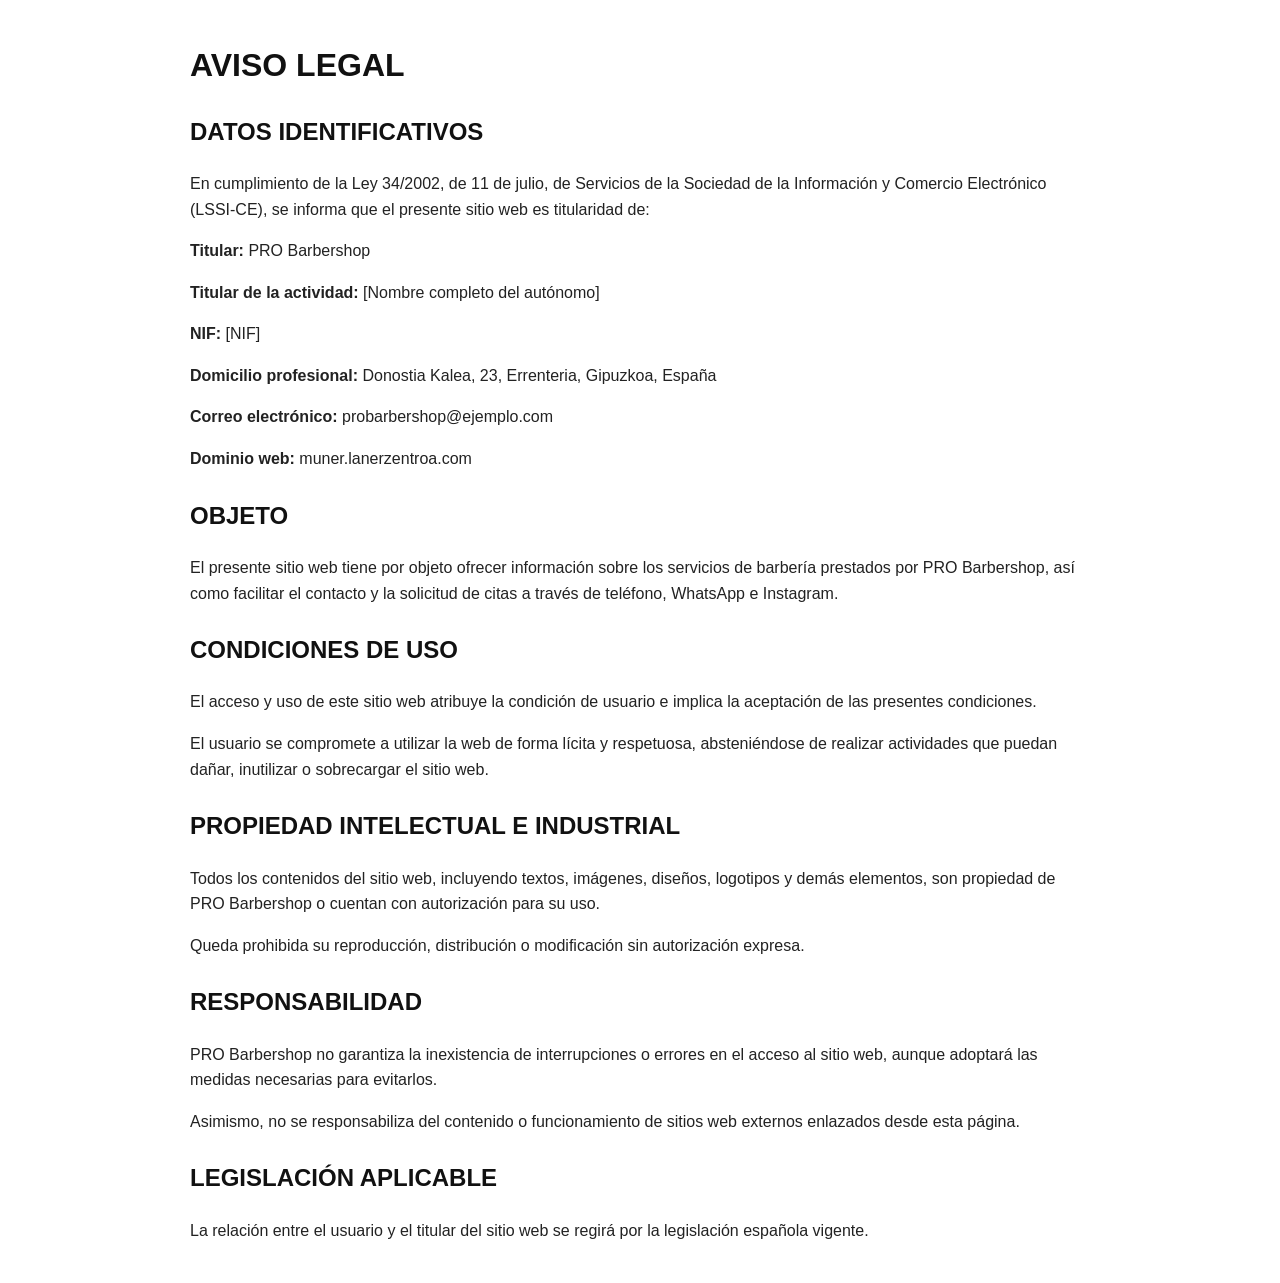
<file: aviso-legal.html>
<!DOCTYPE html>
<html lang="es">
<head>
  <meta charset="UTF-8">
  <meta name="viewport" content="width=device-width, initial-scale=1.0">
  <title>Aviso Legal - PRO Barbershop</title>
  <style>
    body {
      font-family: Arial, sans-serif;
      line-height: 1.6;
      margin: 40px;
      color: #222;
    }
    h1, h2 {
      color: #111;
    }
    section {
      margin-bottom: 25px;
    }
    .container {
      max-width: 900px;
      margin: auto;
    }
  </style>
</head>

<body>
  <div class="container">

    <h1>AVISO LEGAL</h1>

    <section>
      <h2>DATOS IDENTIFICATIVOS</h2>
      <p>
        En cumplimiento de la Ley 34/2002, de 11 de julio, de Servicios de la Sociedad de la Información y Comercio Electrónico (LSSI-CE), se informa que el presente sitio web es titularidad de:
      </p>
      <p><strong>Titular:</strong> PRO Barbershop</p>
      <p><strong>Titular de la actividad:</strong> [Nombre completo del autónomo]</p>
      <p><strong>NIF:</strong> [NIF]</p>
      <p><strong>Domicilio profesional:</strong> Donostia Kalea, 23, Errenteria, Gipuzkoa, España</p>
      <p><strong>Correo electrónico:</strong> probarbershop@ejemplo.com</p>
      <p><strong>Dominio web:</strong> muner.lanerzentroa.com</p>
    </section>

    <section>
      <h2>OBJETO</h2>
      <p>
        El presente sitio web tiene por objeto ofrecer información sobre los servicios de barbería prestados por PRO Barbershop, así como facilitar el contacto y la solicitud de citas a través de teléfono, WhatsApp e Instagram.
      </p>
    </section>

    <section>
      <h2>CONDICIONES DE USO</h2>
      <p>
        El acceso y uso de este sitio web atribuye la condición de usuario e implica la aceptación de las presentes condiciones.
      </p>
      <p>
        El usuario se compromete a utilizar la web de forma lícita y respetuosa, absteniéndose de realizar actividades que puedan dañar, inutilizar o sobrecargar el sitio web.
      </p>
    </section>

    <section>
      <h2>PROPIEDAD INTELECTUAL E INDUSTRIAL</h2>
      <p>
        Todos los contenidos del sitio web, incluyendo textos, imágenes, diseños, logotipos y demás elementos, son propiedad de PRO Barbershop o cuentan con autorización para su uso.
      </p>
      <p>
        Queda prohibida su reproducción, distribución o modificación sin autorización expresa.
      </p>
    </section>

    <section>
      <h2>RESPONSABILIDAD</h2>
      <p>
        PRO Barbershop no garantiza la inexistencia de interrupciones o errores en el acceso al sitio web, aunque adoptará las medidas necesarias para evitarlos.
      </p>
      <p>
        Asimismo, no se responsabiliza del contenido o funcionamiento de sitios web externos enlazados desde esta página.
      </p>
    </section>

    <section>
      <h2>LEGISLACIÓN APLICABLE</h2>
      <p>
        La relación entre el usuario y el titular del sitio web se regirá por la legislación española vigente.
      </p>
    </section>

  </div>
</body>
</html>
</file>
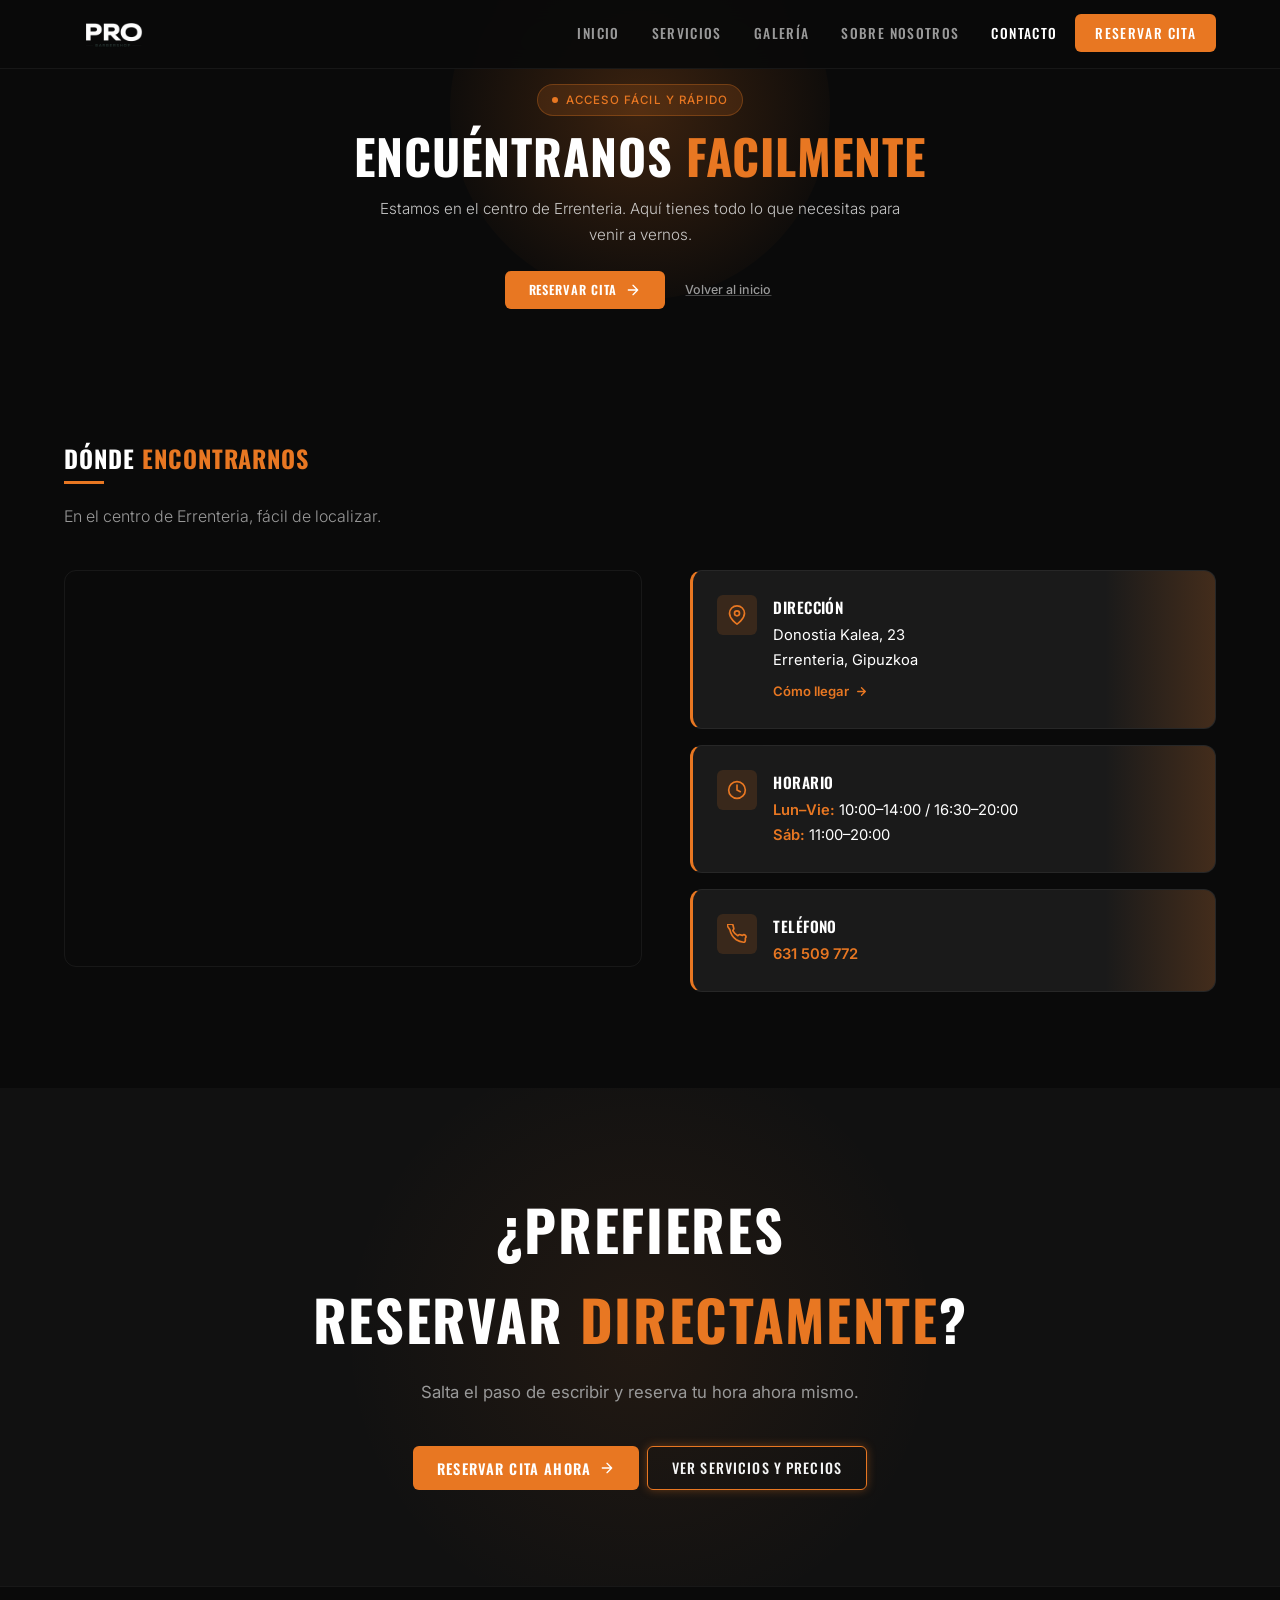
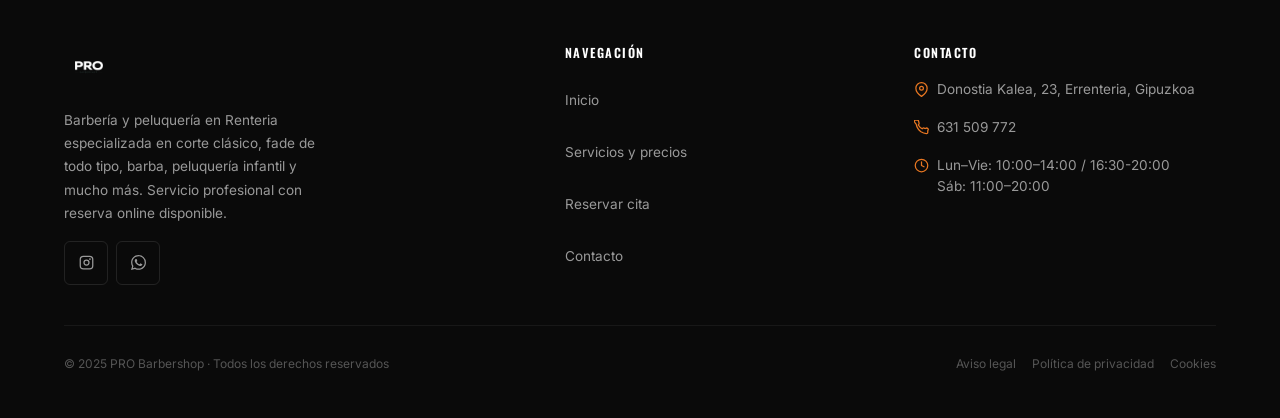
<file: contacto.html>
<!DOCTYPE html>
<html lang="es">
<head>
  <meta charset="UTF-8">
  <meta name="viewport" content="width=device-width, initial-scale=1.0">
  <meta name="description" content="Contacta con PRO Barbershop en Errenteria. Dirección, horario, mapa y teléfono de nuestra barbería en Donostia Kalea 23, Gipuzkoa.">
  <meta name="theme-color" content="#0a0a0a">
  <script type="application/ld+json">
{
  "@context": "https://schema.org",
  "@type": "HairSalon",
  "@id": "https://probarbershoperrenteria.com/#negocio",
  "name": "PRO Barbershop",
  "image": "https://probarbershoperrenteria.com/img/logo-barber-pro.png",
  "url": "https://probarbershoperrenteria.com/",
  "telephone": "+34631509772",
  "priceRange": "€€",
  "address": {
    "@type": "PostalAddress",
    "streetAddress": "Donostia Kalea, 23",
    "addressLocality": "Errenteria",
    "addressRegion": "Gipuzkoa",
    "postalCode": "20100",
    "addressCountry": "ES"
  },
  "openingHoursSpecification": [
    {
      "@type": "OpeningHoursSpecification",
      "dayOfWeek": ["Monday", "Tuesday", "Wednesday", "Thursday", "Friday"],
      "opens": "10:00",
      "closes": "14:00"
    },
    {
      "@type": "OpeningHoursSpecification",
      "dayOfWeek": ["Monday", "Tuesday", "Wednesday", "Thursday", "Friday"],
      "opens": "16:30",
      "closes": "20:00"
    },
    {
      "@type": "OpeningHoursSpecification",
      "dayOfWeek": "Saturday",
      "opens": "11:00",
      "closes": "20:00"
    }
  ],
  "sameAs": [
    "https://www.instagram.com/m__mkd"
  ]
}
</script>
  <link rel="icon" type="image/x-icon" href="img/favicon.ico">
  <link rel="icon" type="image/png" sizes="32x32" href="img/favicon-32x32.png">
  <link rel="icon" type="image/png" sizes="192x192" href="img/favicon-192x192.png">
  <link rel="apple-touch-icon" sizes="180x180" href="img/apple-touch-icon.png">
  <title>Contacto — PRO Barbershop | Barbería en Errenteria</title>
  <link rel="preconnect" href="https://fonts.googleapis.com">
  <link rel="preconnect" href="https://fonts.gstatic.com" crossorigin>
  <link href="https://fonts.googleapis.com/css2?family=Oswald:wght@300;400;500;600;700&family=Inter:wght@300;400;500;600&display=swap" rel="stylesheet">
  <link rel="stylesheet" href="css/styles.css">
  <script type="text/javascript" charset="UTF-8" src="//cdn.cookie-script.com/s/6c1a89effa91e17a76d53b8a94916b73.js"></script>
</head>
<body>

  <!-- NAVEGACIÓN -->
  <header>
    <nav class="nav" role="navigation" aria-label="Navegación principal">
      <div class="container nav-inner">
        <a href="index.html" aria-label="PRO Barbershop — Inicio">
          <img src="img/logo-barber-pro.png" alt="PRO Barbershop" class="nav-logo">
        </a>

        <ul class="nav-links" role="list">
          <li><a href="index.html">Inicio</a></li>
          <li><a href="servicios.html">Servicios</a></li>
          <li><a href="galeria.html">Galería</a></li>
          <li><a href="sobre-nosotros.html">Sobre nosotros</a></li>
          <li><a href="contacto.html" class="activo">Contacto</a></li>
          <li><a href="reservas.html" class="nav-cta">Reservar cita</a></li>
        </ul>
        <button class="nav-hamburger" id="hamburger" aria-label="Abrir menú" aria-expanded="false">
          <span></span><span></span><span></span>
        </button>
      </div>
      <nav class="nav-menu-movil" id="menu-movil" aria-label="Menú móvil">
        <a href="index.html">Inicio</a>
        <a href="servicios.html">Servicios</a>
        <a href="galeria.html">Galería</a>
        <a href="sobre-nosotros.html">Sobre nosotros</a>
        <a href="contacto.html">Contacto</a>
        <a href="reservas.html" class="btn-primario">Reservar cita &rarr;</a>
      </nav>
    </nav>
  </header>


  <!-- ==========================================
       HEADER DE PÁGINA — compacto
  =========================================== -->
  <section class="header-pagina header-pagina-compacto" aria-label="Contacto">
    <div class="header-pagina-glow" aria-hidden="true"></div>
    <div class="container">
      <div class="header-pagina-contenido">
        <div class="hero-badge">Acceso fácil y rápido</div>
        <h1 class="hero-titulo header-pagina-titulo-compacto">
          Encuéntranos <span>facilmente</span>
        </h1>
        <p class="hero-subtitulo">
          Estamos en el centro de Errenteria. Aquí tienes todo
          lo que necesitas para venir a vernos.
        </p>
        <div class="header-pagina-acciones">
          <a href="reservas.html" class="btn-primario">
            Reservar cita
            <svg width="16" height="16" viewBox="0 0 24 24" fill="none" stroke="currentColor" stroke-width="2" stroke-linecap="round" stroke-linejoin="round" aria-hidden="true"><path d="M5 12h14M12 5l7 7-7 7"/></svg>
          </a>
          <a href="index.html" class="btn-volver">Volver al inicio</a>
        </div>
      </div>
    </div>
  </section>


  <!-- ==========================================
     MAPA + DATOS DE CONTACTO
=========================================== -->
<section class="seccion contacto-mapa" aria-label="Ubicación y mapa">
  <div class="container">

    <div class="reveal">
      <p class="seccion-titulo">Dónde <span>encontrarnos</span></p>
      <div class="linea-acento"></div>
      <p class="seccion-subtitulo">En el centro de Errenteria, fácil de localizar.</p>
    </div>

    <div class="contacto-grid">

      <!-- Mapa -->
      <div class="contacto-mapa-wrap reveal">
        <iframe
          class="contacto-mapa-iframe"
          src="https://www.google.com/maps?q=Donostia+Kalea+23,+Errenteria,+Gipuzkoa&output=embed"
          loading="lazy"
          referrerpolicy="no-referrer-when-downgrade"
          title="Ubicación de PRO Barbershop en Errenteria">
        </iframe>
      </div>

      <!-- Datos -->
      <div class="reveal reveal-delay-1">

        <div class="info-grid info-grid-vertical">

          <article class="info-card">
            <div class="info-card-icono" aria-hidden="true">
              <svg width="20" height="20" viewBox="0 0 24 24" fill="none" stroke="currentColor" stroke-width="2" stroke-linecap="round" stroke-linejoin="round"><path d="M21 10c0 7-9 13-9 13s-9-6-9-13a9 9 0 0118 0z"/><circle cx="12" cy="10" r="3"/></svg>
            </div>
            <div class="info-card-contenido">
              <h3 class="info-card-titulo">Dirección</h3>
              <p class="info-card-texto">
                Donostia Kalea, 23<br>
                Errenteria, Gipuzkoa
              </p>
              <a href="https://www.google.com/maps?q=Donostia+Kalea+23,+Errenteria,+Gipuzkoa" target="_blank" rel="noopener" class="contacto-link">
                Cómo llegar
                <svg width="13" height="13" viewBox="0 0 24 24" fill="none" stroke="currentColor" stroke-width="2.5" stroke-linecap="round" stroke-linejoin="round"><path d="M5 12h14M12 5l7 7-7 7"/></svg>
              </a>
            </div>
          </article>

          <article class="info-card">
            <div class="info-card-icono" aria-hidden="true">
              <svg width="20" height="20" viewBox="0 0 24 24" fill="none" stroke="currentColor" stroke-width="2" stroke-linecap="round" stroke-linejoin="round"><circle cx="12" cy="12" r="10"/><polyline points="12 6 12 12 16 14"/></svg>
            </div>
            <div class="info-card-contenido">
              <h3 class="info-card-titulo">Horario</h3>
              <p class="info-card-texto">
                <b>Lun–Vie:</b> 10:00–14:00 / 16:30–20:00<br>
                <b>Sáb:</b> 11:00–20:00
              </p>
            </div>
          </article>

          <article class="info-card">
            <div class="info-card-icono" aria-hidden="true">
              <svg width="20" height="20" viewBox="0 0 24 24" fill="none" stroke="currentColor" stroke-width="2" stroke-linecap="round" stroke-linejoin="round"><path d="M22 16.92v3a2 2 0 01-2.18 2 19.79 19.79 0 01-8.63-3.07A19.5 19.5 0 013.43 6.68 19.79 19.79 0 01.36 2.18 2 2 0 012.36.18h3a2 2 0 012 1.72c.127.96.361 1.903.7 2.81a2 2 0 01-.45 2.11L6.91 7.91a16 16 0 006.16 6.16l.72-.72a2 2 0 012.11-.45c.907.339 1.85.573 2.81.7A2 2 0 0122 16.92z"/></svg>
            </div>
            <div class="info-card-contenido">
              <h3 class="info-card-titulo">Teléfono</h3>
              <p class="info-card-texto">
                <a href="tel:+34631509772" class="contacto-link-inline">631 509 772</a>
              </p>
            </div>
          </article>

        </div>
      </div>

    </div>

  </div>
</section>

  <!-- ==========================================
       CTA FINAL
  =========================================== -->
  <section class="cta-final" aria-label="Llamada a la acción final">
    <div class="container">
      <div class="reveal">
        <h2 class="cta-final-titulo">¿Prefieres<br>reservar <span>directamente</span>?</h2>
        <p class="cta-final-subtitulo">Salta el paso de escribir y reserva tu hora ahora mismo.</p>
        <div class="cta-final-acciones">
          <a href="reservas.html" class="btn-primario">
            Reservar cita ahora
            <svg width="16" height="16" viewBox="0 0 24 24" fill="none" stroke="currentColor" stroke-width="2" stroke-linecap="round" stroke-linejoin="round" aria-hidden="true"><path d="M5 12h14M12 5l7 7-7 7"/></svg>
          </a>
          <a href="servicios.html" class="btn-secundario">Ver servicios y precios</a>
        </div>
      </div>
    </div>
  </section>


  <!-- FOOTER -->
  <footer class="footer" aria-label="Pie de página">
    <div class="container">
      <div class="footer-grid">
        <div>
          <img src="img/logo-barber-pro.png" alt="PRO Barbershop" class="footer-logo">
          <p class="footer-desc">Barbería y peluquería en Renteria especializada en corte clásico, fade de todo tipo, barba, peluquería infantil y mucho más. Servicio profesional con reserva online disponible.</p>
          <div class="footer-redes" aria-label="Redes sociales">
            <a href="https://www.instagram.com/m__mkd" target="_blank" rel="noopener" class="footer-red" aria-label="Instagram">
              <svg width="15" height="15" viewBox="0 0 24 24" fill="none" stroke="currentColor" stroke-width="2" stroke-linecap="round" stroke-linejoin="round" aria-hidden="true"><rect x="2" y="2" width="20" height="20" rx="5"/><circle cx="12" cy="12" r="4"/><circle cx="17.5" cy="6.5" r="0.5" fill="currentColor"/></svg>
            </a>
            <a href="https://wa.me/34631509772" target="_blank" rel="noopener" class="footer-red" aria-label="WhatsApp">
              <svg width="15" height="15" viewBox="0 0 24 24" fill="currentColor" aria-hidden="true"><path d="M17.472 14.382c-.297-.149-1.758-.867-2.03-.967-.273-.099-.471-.148-.67.15-.197.297-.767.966-.94 1.164-.173.199-.347.223-.644.075-.297-.15-1.255-.463-2.39-1.475-.883-.788-1.48-1.761-1.653-2.059-.173-.297-.018-.458.13-.606.134-.133.298-.347.446-.52.149-.174.198-.298.298-.497.099-.198.05-.371-.025-.52-.075-.149-.669-1.612-.916-2.207-.242-.579-.487-.5-.669-.51-.173-.008-.371-.01-.57-.01-.198 0-.52.074-.792.372-.272.297-1.04 1.016-1.04 2.479 0 1.462 1.065 2.875 1.213 3.074.149.198 2.096 3.2 5.077 4.487.709.306 1.262.489 1.694.625.712.227 1.36.195 1.871.118.571-.085 1.758-.719 2.006-1.413.248-.694.248-1.289.173-1.413-.074-.124-.272-.198-.57-.347m-5.421 7.403h-.004a9.87 9.87 0 01-5.031-1.378l-.361-.214-3.741.982.998-3.648-.235-.374a9.86 9.86 0 01-1.51-5.26c.001-5.45 4.436-9.884 9.888-9.884 2.64 0 5.122 1.03 6.988 2.898a9.825 9.825 0 012.893 6.994c-.003 5.45-4.437 9.884-9.885 9.884m8.413-18.297A11.815 11.815 0 0012.05 0C5.495 0 .16 5.335.157 11.892c0 2.096.547 4.142 1.588 5.945L.057 24l6.305-1.654a11.882 11.882 0 005.683 1.448h.005c6.554 0 11.89-5.335 11.893-11.893a11.821 11.821 0 00-3.48-8.413z"/></svg>
            </a>
          </div>
        </div>
        <nav aria-label="Navegación secundaria">
          <p class="footer-columna-titulo">Navegación</p>
          <ul class="footer-links" role="list">
            <li><a href="index.html">Inicio</a></li>
            <li><a href="servicios.html">Servicios y precios</a></li>
            <li><a href="reservas.html">Reservar cita</a></li>
            <li><a href="contacto.html">Contacto</a></li>
          </ul>
        </nav>
        <address style="font-style:normal;">
          <p class="footer-columna-titulo">Contacto</p>
          <div class="footer-info-item">
            <svg class="footer-info-icono" width="15" height="15" viewBox="0 0 24 24" fill="none" stroke="currentColor" stroke-width="2" stroke-linecap="round" stroke-linejoin="round" aria-hidden="true"><path d="M21 10c0 7-9 13-9 13s-9-6-9-13a9 9 0 0118 0z"/><circle cx="12" cy="10" r="3"/></svg>
            <span>Donostia Kalea, 23, Errenteria, Gipuzkoa</span>
          </div>
          <div class="footer-info-item">
            <svg class="footer-info-icono" width="15" height="15" viewBox="0 0 24 24" fill="none" stroke="currentColor" stroke-width="2" stroke-linecap="round" stroke-linejoin="round" aria-hidden="true"><path d="M22 16.92v3a2 2 0 01-2.18 2 19.79 19.79 0 01-8.63-3.07A19.5 19.5 0 013.43 6.68 19.79 19.79 0 01.36 2.18 2 2 0 012.36.18h3a2 2 0 012 1.72c.127.96.361 1.903.7 2.81a2 2 0 01-.45 2.11L6.91 7.91a16 16 0 006.16 6.16l.72-.72a2 2 0 012.11-.45c.907.339 1.85.573 2.81.7A2 2 0 0122 16.92z"/></svg>
            <a href="tel:+34631509772">631 509 772</a>
          </div>
          <div class="footer-info-item">
            <svg class="footer-info-icono" width="15" height="15" viewBox="0 0 24 24" fill="none" stroke="currentColor" stroke-width="2" stroke-linecap="round" stroke-linejoin="round" aria-hidden="true"><circle cx="12" cy="12" r="10"/><polyline points="12 6 12 12 16 14"/></svg>
            <div>
              <div>Lun–Vie: 10:00–14:00 / 16:30-20:00</div>
              <div>Sáb: 11:00–20:00</div>
            </div>
          </div>
        </address>
      </div>
      <div class="footer-bottom">
        <p class="footer-copy">© 2025 PRO Barbershop · Todos los derechos reservados</p>
        <nav class="footer-legal" aria-label="Legal">
          <a href="aviso-legal.html">Aviso legal</a>
          <a href="politica-privacidad.html">Política de privacidad</a>
          <a href="cookies.html">Cookies</a>
        </nav>
      </div>
    </div>
  </footer>

  <!-- Elfsight WhatsApp Chat | Untitled WhatsApp Chat -->
  <script src="https://elfsightcdn.com/platform.js" async></script>
  <div class="elfsight-app-116796c5-7142-4e91-89a8-7541a9882873" data-elfsight-app-lazy></div>
  <script src="js/main.js"></script>
</body>
</html>
</file>
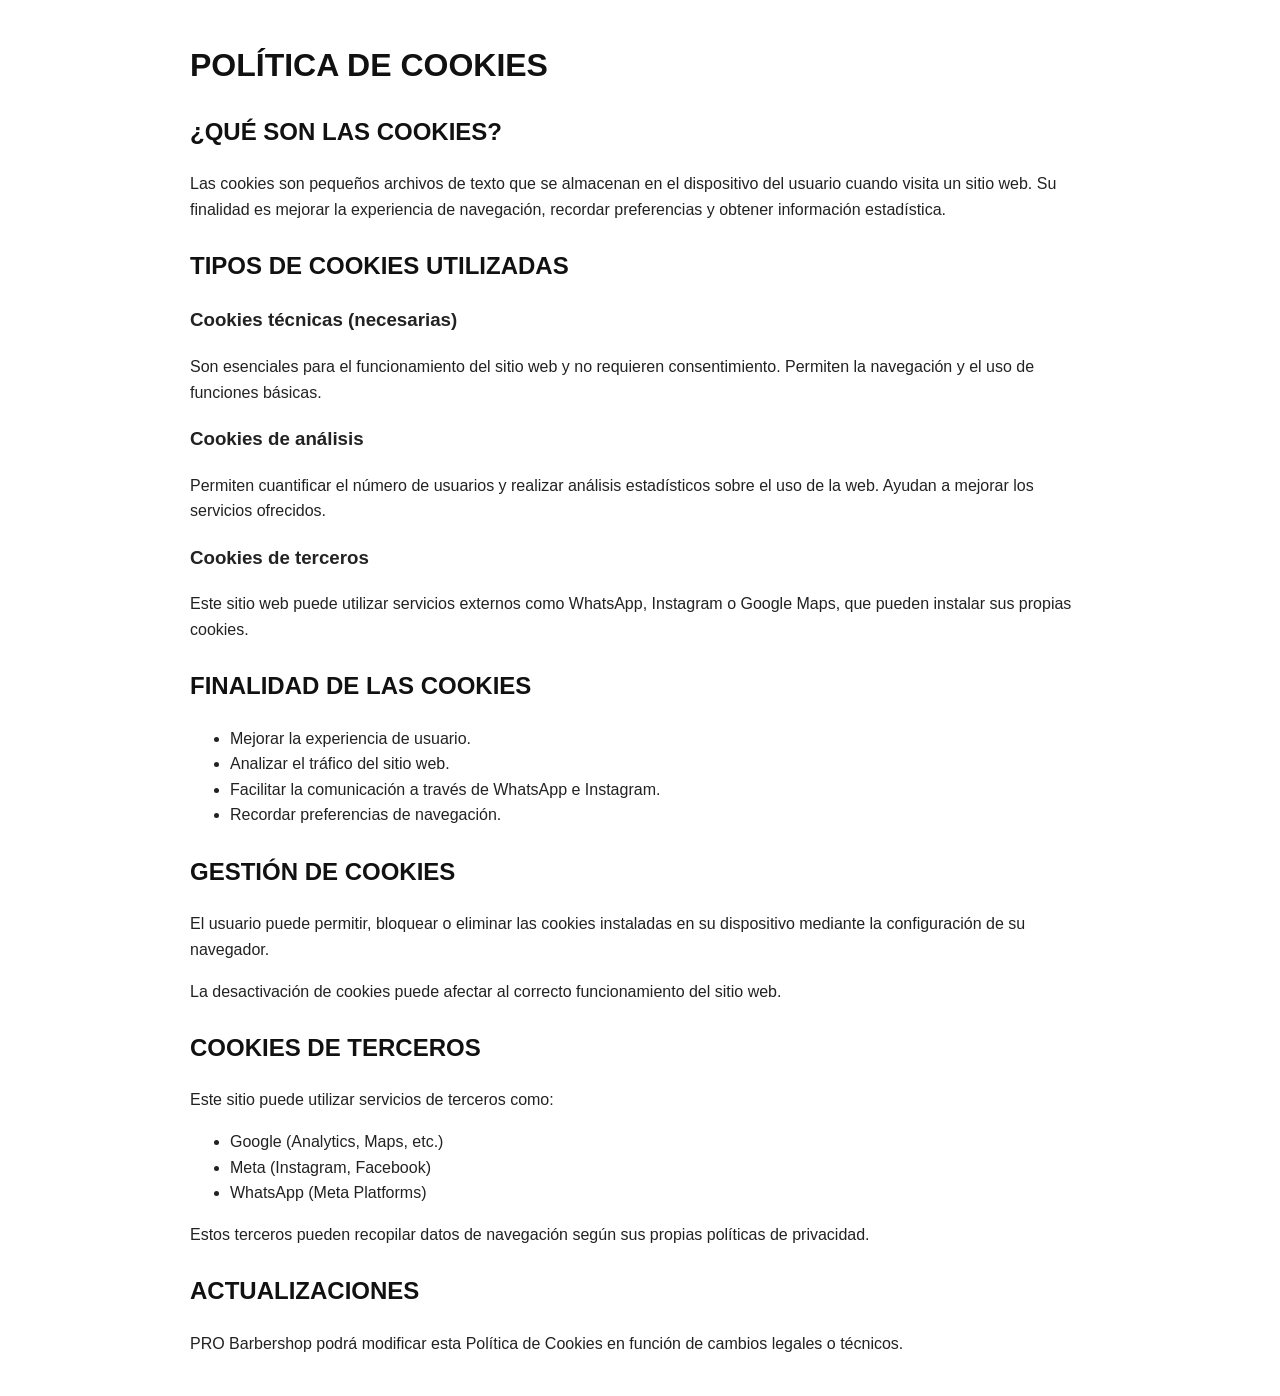
<file: cookies.html>
<!DOCTYPE html>
<html lang="es">
<head>
  <meta charset="UTF-8">
  <meta name="viewport" content="width=device-width, initial-scale=1.0">
  <title>Política de Cookies - PRO Barbershop</title>
  <style>
    body {
      font-family: Arial, sans-serif;
      line-height: 1.6;
      margin: 40px;
      color: #222;
    }
    h1, h2 {
      color: #111;
    }
    section {
      margin-bottom: 25px;
    }
    .container {
      max-width: 900px;
      margin: auto;
    }
  </style>
</head>

<body>
  <div class="container">

    <h1>POLÍTICA DE COOKIES</h1>

    <section>
      <h2>¿QUÉ SON LAS COOKIES?</h2>
      <p>
        Las cookies son pequeños archivos de texto que se almacenan en el dispositivo del usuario cuando visita un sitio web.
        Su finalidad es mejorar la experiencia de navegación, recordar preferencias y obtener información estadística.
      </p>
    </section>

    <section>
      <h2>TIPOS DE COOKIES UTILIZADAS</h2>

      <h3>Cookies técnicas (necesarias)</h3>
      <p>
        Son esenciales para el funcionamiento del sitio web y no requieren consentimiento.
        Permiten la navegación y el uso de funciones básicas.
      </p>

      <h3>Cookies de análisis</h3>
      <p>
        Permiten cuantificar el número de usuarios y realizar análisis estadísticos sobre el uso de la web.
        Ayudan a mejorar los servicios ofrecidos.
      </p>

      <h3>Cookies de terceros</h3>
      <p>
        Este sitio web puede utilizar servicios externos como WhatsApp, Instagram o Google Maps,
        que pueden instalar sus propias cookies.
      </p>
    </section>

    <section>
      <h2>FINALIDAD DE LAS COOKIES</h2>
      <ul>
        <li>Mejorar la experiencia de usuario.</li>
        <li>Analizar el tráfico del sitio web.</li>
        <li>Facilitar la comunicación a través de WhatsApp e Instagram.</li>
        <li>Recordar preferencias de navegación.</li>
      </ul>
    </section>

    <section>
      <h2>GESTIÓN DE COOKIES</h2>
      <p>
        El usuario puede permitir, bloquear o eliminar las cookies instaladas en su dispositivo mediante la configuración de su navegador.
      </p>
      <p>
        La desactivación de cookies puede afectar al correcto funcionamiento del sitio web.
      </p>
    </section>

    <section>
      <h2>COOKIES DE TERCEROS</h2>
      <p>
        Este sitio puede utilizar servicios de terceros como:
      </p>
      <ul>
        <li>Google (Analytics, Maps, etc.)</li>
        <li>Meta (Instagram, Facebook)</li>
        <li>WhatsApp (Meta Platforms)</li>
      </ul>
      <p>
        Estos terceros pueden recopilar datos de navegación según sus propias políticas de privacidad.
      </p>
    </section>

    <section>
      <h2>ACTUALIZACIONES</h2>
      <p>
        PRO Barbershop podrá modificar esta Política de Cookies en función de cambios legales o técnicos.
      </p>
    </section>

  </div>
</body>
</html>
</file>
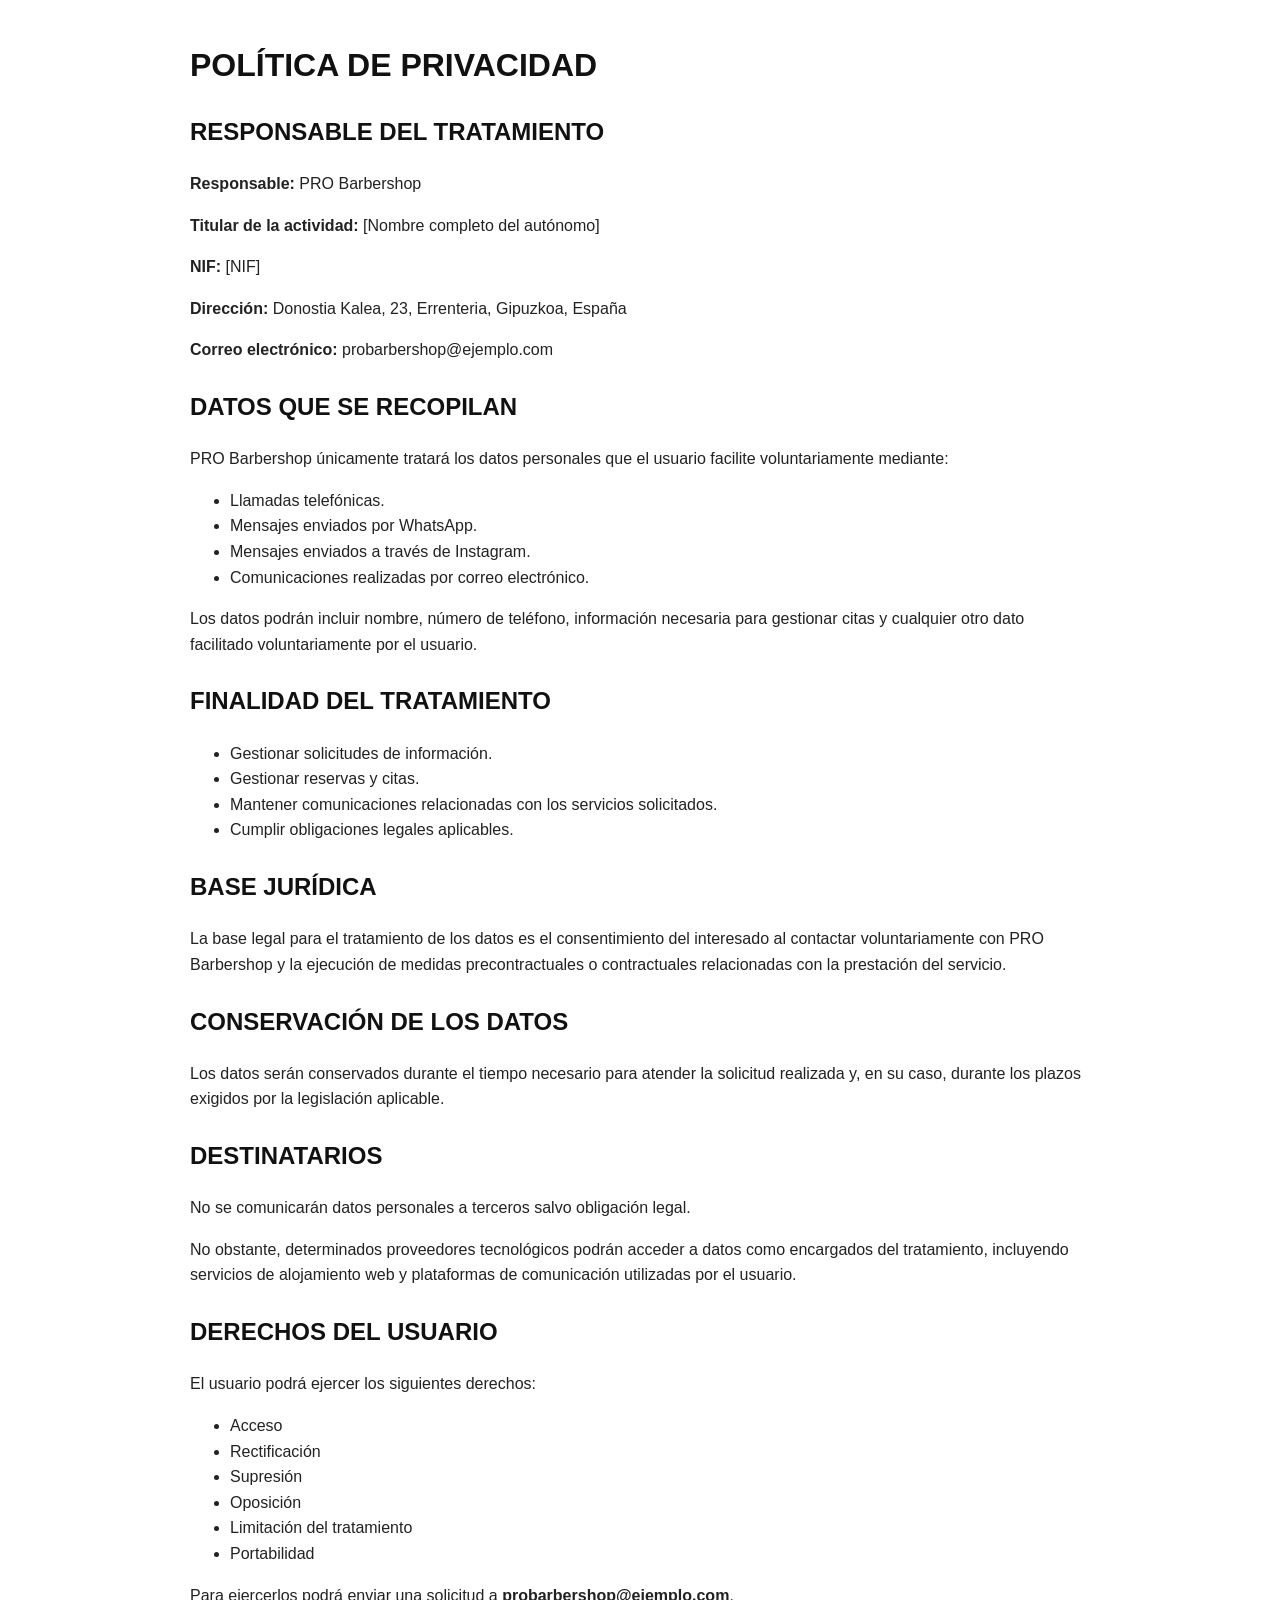
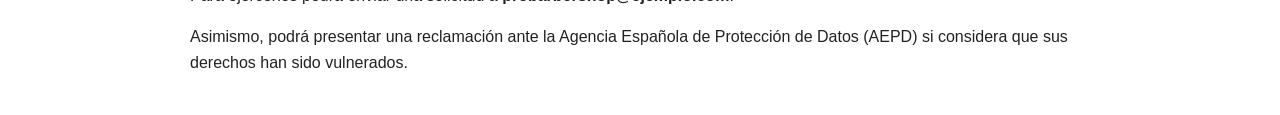
<file: politica-privacidad.html>
<!DOCTYPE html>
<html lang="es">
<head>
  <meta charset="UTF-8">
  <meta name="viewport" content="width=device-width, initial-scale=1.0">
  <title>Política de Privacidad - PRO Barbershop</title>
  <style>
    body {
      font-family: Arial, sans-serif;
      line-height: 1.6;
      margin: 40px;
      color: #222;
    }
    h1, h2 {
      color: #111;
    }
    section {
      margin-bottom: 25px;
    }
    .container {
      max-width: 900px;
      margin: auto;
    }
  </style>
</head>

<body>
  <div class="container">

    <h1>POLÍTICA DE PRIVACIDAD</h1>

    <section>
      <h2>RESPONSABLE DEL TRATAMIENTO</h2>
      <p><strong>Responsable:</strong> PRO Barbershop</p>
      <p><strong>Titular de la actividad:</strong> [Nombre completo del autónomo]</p>
      <p><strong>NIF:</strong> [NIF]</p>
      <p><strong>Dirección:</strong> Donostia Kalea, 23, Errenteria, Gipuzkoa, España</p>
      <p><strong>Correo electrónico:</strong> probarbershop@ejemplo.com</p>
    </section>

    <section>
      <h2>DATOS QUE SE RECOPILAN</h2>
      <p>
        PRO Barbershop únicamente tratará los datos personales que el usuario facilite voluntariamente mediante:
      </p>
      <ul>
        <li>Llamadas telefónicas.</li>
        <li>Mensajes enviados por WhatsApp.</li>
        <li>Mensajes enviados a través de Instagram.</li>
        <li>Comunicaciones realizadas por correo electrónico.</li>
      </ul>
      <p>
        Los datos podrán incluir nombre, número de teléfono, información necesaria para gestionar citas y cualquier otro dato facilitado voluntariamente por el usuario.
      </p>
    </section>

    <section>
      <h2>FINALIDAD DEL TRATAMIENTO</h2>
      <ul>
        <li>Gestionar solicitudes de información.</li>
        <li>Gestionar reservas y citas.</li>
        <li>Mantener comunicaciones relacionadas con los servicios solicitados.</li>
        <li>Cumplir obligaciones legales aplicables.</li>
      </ul>
    </section>

    <section>
      <h2>BASE JURÍDICA</h2>
      <p>
        La base legal para el tratamiento de los datos es el consentimiento del interesado al contactar voluntariamente con PRO Barbershop y la ejecución de medidas precontractuales o contractuales relacionadas con la prestación del servicio.
      </p>
    </section>

    <section>
      <h2>CONSERVACIÓN DE LOS DATOS</h2>
      <p>
        Los datos serán conservados durante el tiempo necesario para atender la solicitud realizada y, en su caso, durante los plazos exigidos por la legislación aplicable.
      </p>
    </section>

    <section>
      <h2>DESTINATARIOS</h2>
      <p>
        No se comunicarán datos personales a terceros salvo obligación legal.
      </p>
      <p>
        No obstante, determinados proveedores tecnológicos podrán acceder a datos como encargados del tratamiento, incluyendo servicios de alojamiento web y plataformas de comunicación utilizadas por el usuario.
      </p>
    </section>

    <section>
      <h2>DERECHOS DEL USUARIO</h2>
      <p>El usuario podrá ejercer los siguientes derechos:</p>
      <ul>
        <li>Acceso</li>
        <li>Rectificación</li>
        <li>Supresión</li>
        <li>Oposición</li>
        <li>Limitación del tratamiento</li>
        <li>Portabilidad</li>
      </ul>
      <p>
        Para ejercerlos podrá enviar una solicitud a <strong>probarbershop@ejemplo.com</strong>.
      </p>
      <p>
        Asimismo, podrá presentar una reclamación ante la Agencia Española de Protección de Datos (AEPD) si considera que sus derechos han sido vulnerados.
      </p>
    </section>

  </div>
</body>
</html>
</file>
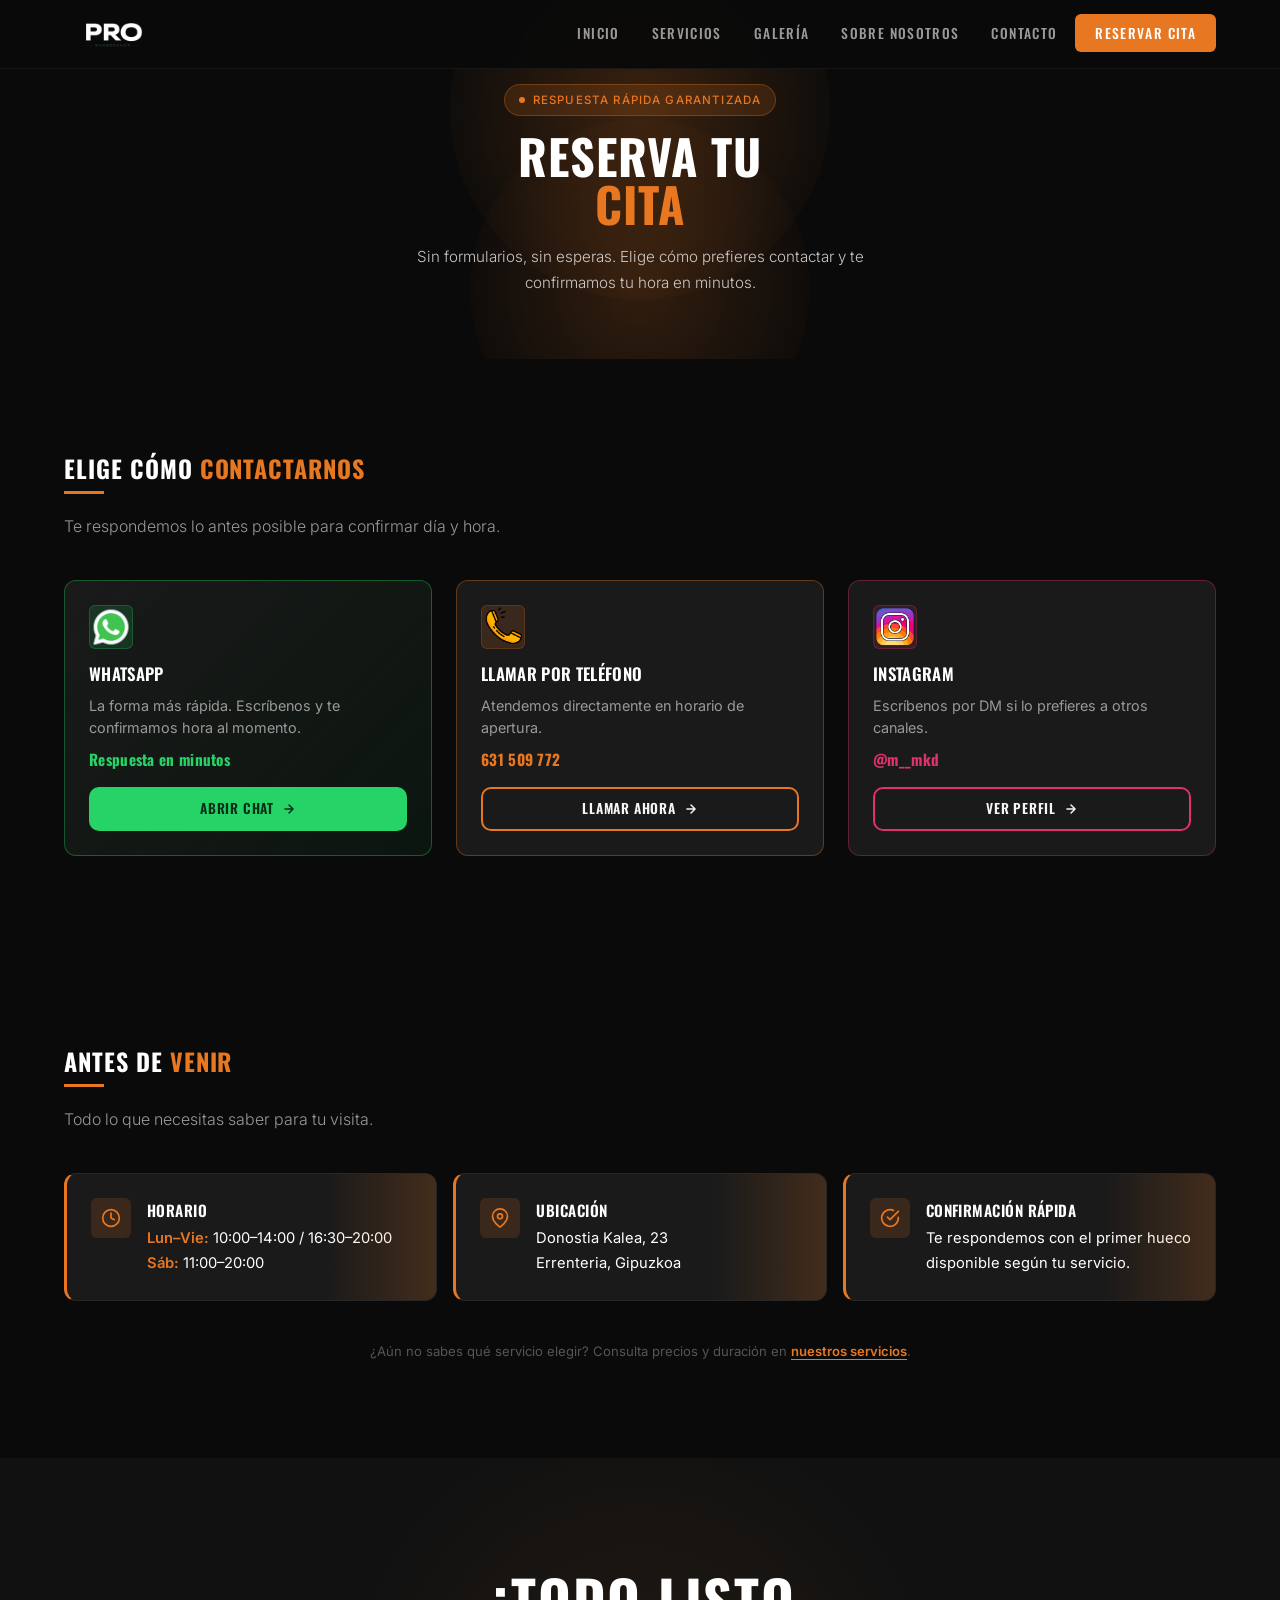
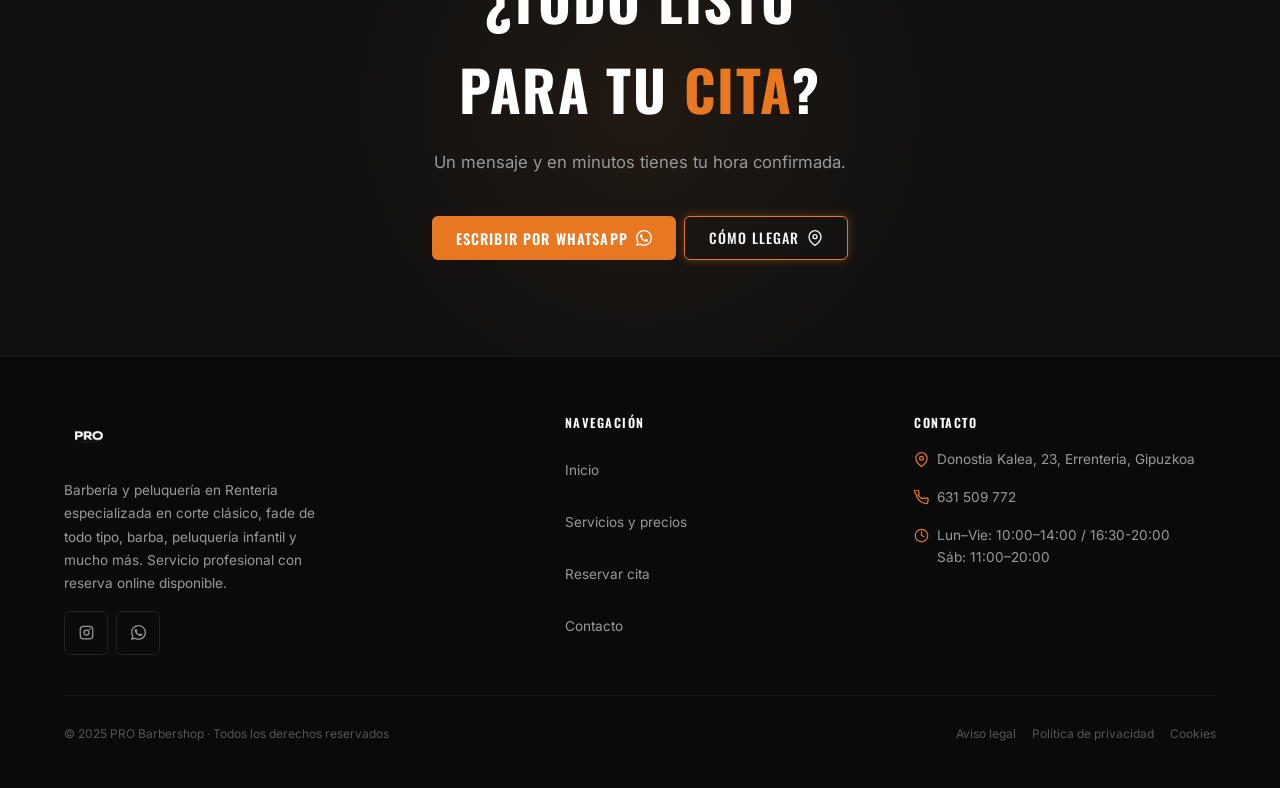
<file: reservas.html>
<!DOCTYPE html>
<html lang="es">
<head>
  <meta charset="UTF-8">
  <meta name="viewport" content="width=device-width, initial-scale=1.0">
  <meta name="description" content="Reserva tu cita en barbería en Rentería de forma rápida por WhatsApp o teléfono. Peluquería masculina, fade, barba y mucho más en Errenteria, sin esperas.">
  <meta name="theme-color" content="#0a0a0a">
  <script type="application/ld+json">
{
  "@context": "https://schema.org",
  "@type": "HairSalon",
  "@id": "https://probarbershoperrenteria.com/#negocio",
  "name": "PRO Barbershop",
  "url": "https://probarbershoperrenteria.com/",
  "telephone": "+34631509772",
  "address": {
    "@type": "PostalAddress",
    "streetAddress": "Donostia Kalea, 23",
    "addressLocality": "Errenteria",
    "addressRegion": "Gipuzkoa",
    "postalCode": "20100",
    "addressCountry": "ES"
  }
}
</script>
  <link rel="icon" type="image/x-icon" href="img/favicon.ico">
  <link rel="icon" type="image/png" sizes="32x32" href="img/favicon-32x32.png">
  <link rel="icon" type="image/png" sizes="192x192" href="img/favicon-192x192.png">
  <link rel="apple-touch-icon" sizes="180x180" href="img/apple-touch-icon.png">
  <title>Reservar cita en barbería en Rentería | PRO Barbershop Errenteria</title>
  <link rel="preconnect" href="https://fonts.googleapis.com">
  <link rel="preconnect" href="https://fonts.gstatic.com" crossorigin>
  <link href="https://fonts.googleapis.com/css2?family=Oswald:wght@300;400;500;600;700&family=Inter:wght@300;400;500;600&display=swap" rel="stylesheet">
  <link rel="stylesheet" href="css/styles.css">
  <script type="text/javascript" charset="UTF-8" src="//cdn.cookie-script.com/s/6c1a89effa91e17a76d53b8a94916b73.js"></script>
</head>
<body>

  <!-- NAVEGACIÓN -->
  <header>
    <nav class="nav" role="navigation" aria-label="Navegación principal">
      <div class="container nav-inner">
        <a href="index.html" aria-label="PRO Barbershop — Inicio">
          <img src="img/logo-barber-pro.png" alt="PRO Barbershop" class="nav-logo">
        </a>

        <ul class="nav-links" role="list">
          <li><a href="index.html">Inicio</a></li>
          <li><a href="servicios.html">Servicios</a></li>
          <li><a href="galeria.html">Galería</a></li>
          <li><a href="sobre-nosotros.html">Sobre nosotros</a></li>
          <li><a href="contacto.html">Contacto</a></li>
          <li><a href="reservas.html" class="nav-cta activo">Reservar cita</a></li>
        </ul>
        <button class="nav-hamburger" id="hamburger" aria-label="Abrir menú" aria-expanded="false">
          <span></span><span></span><span></span>
        </button>
      </div>
      <nav class="nav-menu-movil" id="menu-movil" aria-label="Menú móvil">
        <a href="index.html">Inicio</a>
        <a href="servicios.html">Servicios</a>
        <a href="galeria.html">Galería</a>
        <a href="sobre-nosotros.html">Sobre nosotros</a>
        <a href="contacto.html">Contacto</a>
        <a href="reservas.html" class="btn-primario">Reservar cita &rarr;</a>
      </nav>
    </nav>
  </header>


  <!-- ==========================================
     HEADER DE PÁGINA — compacto, mismo contenido
=========================================== -->
<section class="header-pagina header-pagina-compacto" aria-label="Reservar cita">
  <div class="header-pagina-glow" aria-hidden="true"></div>
  <div class="header-pagina-glow-abajo" aria-hidden="true"></div>
  <div class="container">
    <div class="header-pagina-contenido">
      <div class="hero-badge">Respuesta rápida garantizada</div>
      <h1 class="hero-titulo header-pagina-titulo-compacto">
        Reserva tu<br><span>cita</span>
      </h1>
      <p class="hero-subtitulo header-pagina-subtitulo">
        Sin formularios, sin esperas. Elige cómo prefieres contactar
        y te confirmamos tu hora en minutos.
      </p>
      <div class="hero-contacto-rapido">
        
      </div>
    </div>
  </div>
</section>


  <!-- ==========================================
       CANALES DE RESERVA — acción principal
  =========================================== -->
  <section class="seccion reservar-canales" aria-label="Cómo reservar tu cita">
    <div class="container">

      <div class="reveal">
        <p class="seccion-titulo">Elige cómo <span>contactarnos</span></p>
        <div class="linea-acento"></div>
        <p class="seccion-subtitulo">Te respondemos lo antes posible para confirmar día y hora.</p>
      </div>

      <div class="canales-grid" role="list">

  <!-- WhatsApp -->
  <a href="https://wa.me/34631509772?text=Hola%2C%20quiero%20reservar%20una%20cita%20en%20PRO%20Barbershop" target="_blank" rel="noopener" class="canal-card canal-card-destacado reveal reveal-delay-1" role="listitem" aria-label="Reservar por WhatsApp">
    <div class="canal-icono canal-icono-whatsapp" aria-hidden="true">
      <img src="img/icono-wtsp.png" alt="icono-whatsapp-contacto">
    </div>
    <h3 class="canal-nombre">WhatsApp</h3>
    <p class="canal-desc">La forma más rápida. Escríbenos y te confirmamos hora al momento.</p>
    <div class="canal-dato canal-dato-whatsapp">Respuesta en minutos</div>
    <span class="canal-cta canal-cta-whatsapp">
      Abrir chat
      <svg width="14" height="14" viewBox="0 0 24 24" fill="none" stroke="currentColor" stroke-width="2.5" stroke-linecap="round" stroke-linejoin="round"><path d="M5 12h14M12 5l7 7-7 7"/></svg>
    </span>
  </a>

  <!-- Teléfono -->
  <a href="tel:+34631509772" class="canal-card reveal reveal-delay-2 canal-card-telefono" role="listitem" aria-label="Llamar para reservar">
    <div class="canal-icono canal-icono-telefono" aria-hidden="true">
      <img src="img\icono-tlf.png" alt="icono-telefono-contacto">
    </div>
    <h3 class="canal-nombre">Llamar por teléfono</h3>
    <p class="canal-desc">Atendemos directamente en horario de apertura.</p>
    <div class="canal-dato canal-dato-telefono">631 509 772</div>
    <span class="canal-cta canal-cta-telefono ">
      Llamar ahora
      <svg width="14" height="14" viewBox="0 0 24 24" fill="none" stroke="currentColor" stroke-width="2.5" stroke-linecap="round" stroke-linejoin="round"><path d="M5 12h14M12 5l7 7-7 7"/></svg>
    </span>
  </a>

  <!-- Instagram -->
  <a href="https://www.instagram.com/m__mkd" target="_blank" rel="noopener" class="canal-card reveal reveal-delay-3 canal-card-instagram" role="listitem" aria-label="Escribir por Instagram">
    <div class="canal-icono canal-icono-instagram" aria-hidden="true">
      <img src="img\icono-instgrm.png" alt="icono-instagram-contacto">
    </div>
    <h3 class="canal-nombre">Instagram</h3>
    <p class="canal-desc">Escríbenos por DM si lo prefieres a otros canales.</p>
    <div class="canal-dato canal-dato-instagram">@m__mkd</div>
    <span class="canal-cta canal-cta-instagram">
      Ver perfil
      <svg width="14" height="14" viewBox="0 0 24 24" fill="none" stroke="currentColor" stroke-width="2.5" stroke-linecap="round" stroke-linejoin="round"><path d="M5 12h14M12 5l7 7-7 7"/></svg>
    </span>
  </a>

</div>
  </section>


  <!-- ==========================================
       INFORMACIÓN DE APOYO — horario, ubicación, qué esperar
  =========================================== -->
  <section class="seccion reservar-info" aria-label="Información antes de reservar">
    <div class="container">

      <div class="reveal">
        <p class="seccion-titulo">Antes de <span>venir</span></p>
        <div class="linea-acento"></div>
        <p class="seccion-subtitulo">Todo lo que necesitas saber para tu visita.</p>
      </div>

      <div class="info-grid">

        <!-- Horario -->
        <article class="info-card reveal reveal-delay-1">
  <div class="info-card-icono" aria-hidden="true">
    <svg width="20" height="20" viewBox="0 0 24 24" fill="none" stroke="currentColor" stroke-width="2" stroke-linecap="round" stroke-linejoin="round"><circle cx="12" cy="12" r="10"/><polyline points="12 6 12 12 16 14"/></svg>
  </div>
  <div class="info-card-contenido">
    <h3 class="info-card-titulo">Horario</h3>
    <p class="info-card-texto">
      <b>Lun–Vie:</b> 10:00–14:00 / 16:30–20:00<br>
      <b>Sáb:</b> 11:00–20:00
    </p>
  </div>
</article>

        <!-- Ubicación -->
        <article class="info-card reveal reveal-delay-2">
  <div class="info-card-icono" aria-hidden="true">
    <svg width="20" height="20" viewBox="0 0 24 24" fill="none" stroke="currentColor" stroke-width="2" stroke-linecap="round" stroke-linejoin="round"><path d="M21 10c0 7-9 13-9 13s-9-6-9-13a9 9 0 0118 0z"/><circle cx="12" cy="10" r="3"/></svg>
  </div>
  <div class="info-card-contenido">
    <h3 class="info-card-titulo">Ubicación</h3>
    <p class="info-card-texto">
      Donostia Kalea, 23<br>
      Errenteria, Gipuzkoa
    </p>
  </div>
</article>

        <!-- Qué esperar -->
        <article class="info-card reveal reveal-delay-3">
  <div class="info-card-icono" aria-hidden="true">
    <svg width="20" height="20" viewBox="0 0 24 24" fill="none" stroke="currentColor" stroke-width="2" stroke-linecap="round" stroke-linejoin="round"><path d="M22 11.08V12a10 10 0 11-5.93-9.14"/><polyline points="22 4 12 14.01 9 11.01"/></svg>
  </div>
  <div class="info-card-contenido">
    <h3 class="info-card-titulo">Confirmación rápida</h3>
    <p class="info-card-texto">
      Te respondemos con el primer hueco<br>
      disponible según tu servicio.
    </p>
  </div>
</article>

      </div>

      <!-- Nota de servicios con enlace -->
      <div class="reservar-nota reveal">
        <p class="servicios-nota">
          ¿Aún no sabes qué servicio elegir? Consulta precios y duración en
          <a href="servicios.html" class="reservar-nota-link">nuestros servicios</a>.
        </p>
      </div>
    </div>
  </section>


  <!-- ==========================================
       CTA FINAL
  =========================================== -->
  <section class="cta-final" aria-label="Llamada a la acción final">
  <div class="container">
    <div class="reveal">
      <h2 class="cta-final-titulo">¿Todo listo<br>para tu <span>cita</span>?</h2>
      <p class="cta-final-subtitulo">Un mensaje y en minutos tienes tu hora confirmada.</p>
      <div class="cta-final-acciones">
        <a href="https://wa.me/34631509772?text=Hola%2C%20quiero%20reservar%20una%20cita%20en%20PRO%20Barbershop" target="_blank" rel="noopener" class="btn-primario">
          Escribir por WhatsApp
          <svg width="16" height="16" viewBox="0 0 24 24" fill="currentColor" aria-hidden="true"><path d="M17.472 14.382c-.297-.149-1.758-.867-2.03-.967-.273-.099-.471-.148-.67.15-.197.297-.767.966-.94 1.164-.173.199-.347.223-.644.075-.297-.15-1.255-.463-2.39-1.475-.883-.788-1.48-1.761-1.653-2.059-.173-.297-.018-.458.13-.606.134-.133.298-.347.446-.52.149-.174.198-.298.298-.497.099-.198.05-.371-.025-.52-.075-.149-.669-1.612-.916-2.207-.242-.579-.487-.5-.669-.51-.173-.008-.371-.01-.57-.01-.198 0-.52.074-.792.372-.272.297-1.04 1.016-1.04 2.479 0 1.462 1.065 2.875 1.213 3.074.149.198 2.096 3.2 5.077 4.487.709.306 1.262.489 1.694.625.712.227 1.36.195 1.871.118.571-.085 1.758-.719 2.006-1.413.248-.694.248-1.289.173-1.413-.074-.124-.272-.198-.57-.347m-5.421 7.403h-.004a9.87 9.87 0 01-5.031-1.378l-.361-.214-3.741.982.998-3.648-.235-.374a9.86 9.86 0 01-1.51-5.26c.001-5.45 4.436-9.884 9.888-9.884 2.64 0 5.122 1.03 6.988 2.898a9.825 9.825 0 012.893 6.994c-.003 5.45-4.437 9.884-9.885 9.884m8.413-18.297A11.815 11.815 0 0012.05 0C5.495 0 .16 5.335.157 11.892c0 2.096.547 4.142 1.588 5.945L.057 24l6.305-1.654a11.882 11.882 0 005.683 1.448h.005c6.554 0 11.89-5.335 11.893-11.893a11.821 11.821 0 00-3.48-8.413z"/></svg>
        </a>
        <a href="contacto.html" class="btn-secundario">
          Cómo llegar
          <svg width="16" height="16" viewBox="0 0 24 24" fill="none" stroke="currentColor" stroke-width="2" stroke-linecap="round" stroke-linejoin="round" aria-hidden="true"><path d="M21 10c0 7-9 13-9 13s-9-6-9-13a9 9 0 0118 0z"/><circle cx="12" cy="10" r="3"/></svg>
        </a>
      </div>
    </div>
  </div>
</section>


  <!-- FOOTER -->
  <footer class="footer" aria-label="Pie de página">
    <div class="container">
      <div class="footer-grid">
        <div>
          <img src="img/logo-barber-pro.png" alt="PRO Barbershop" class="footer-logo">
          <p class="footer-desc">Barbería y peluquería en Renteria especializada en corte clásico, fade de todo tipo, barba, peluquería infantil y mucho más. Servicio profesional con reserva online disponible.</p>
          <div class="footer-redes" aria-label="Redes sociales">
            <a href="https://www.instagram.com/m__mkd" target="_blank" rel="noopener" class="footer-red" aria-label="Instagram">
              <svg width="15" height="15" viewBox="0 0 24 24" fill="none" stroke="currentColor" stroke-width="2" stroke-linecap="round" stroke-linejoin="round" aria-hidden="true"><rect x="2" y="2" width="20" height="20" rx="5"/><circle cx="12" cy="12" r="4"/><circle cx="17.5" cy="6.5" r="0.5" fill="currentColor"/></svg>
            </a>
            <a href="https://wa.me/34631509772" target="_blank" rel="noopener" class="footer-red" aria-label="WhatsApp">
              <svg width="15" height="15" viewBox="0 0 24 24" fill="currentColor" aria-hidden="true"><path d="M17.472 14.382c-.297-.149-1.758-.867-2.03-.967-.273-.099-.471-.148-.67.15-.197.297-.767.966-.94 1.164-.173.199-.347.223-.644.075-.297-.15-1.255-.463-2.39-1.475-.883-.788-1.48-1.761-1.653-2.059-.173-.297-.018-.458.13-.606.134-.133.298-.347.446-.52.149-.174.198-.298.298-.497.099-.198.05-.371-.025-.52-.075-.149-.669-1.612-.916-2.207-.242-.579-.487-.5-.669-.51-.173-.008-.371-.01-.57-.01-.198 0-.52.074-.792.372-.272.297-1.04 1.016-1.04 2.479 0 1.462 1.065 2.875 1.213 3.074.149.198 2.096 3.2 5.077 4.487.709.306 1.262.489 1.694.625.712.227 1.36.195 1.871.118.571-.085 1.758-.719 2.006-1.413.248-.694.248-1.289.173-1.413-.074-.124-.272-.198-.57-.347m-5.421 7.403h-.004a9.87 9.87 0 01-5.031-1.378l-.361-.214-3.741.982.998-3.648-.235-.374a9.86 9.86 0 01-1.51-5.26c.001-5.45 4.436-9.884 9.888-9.884 2.64 0 5.122 1.03 6.988 2.898a9.825 9.825 0 012.893 6.994c-.003 5.45-4.437 9.884-9.885 9.884m8.413-18.297A11.815 11.815 0 0012.05 0C5.495 0 .16 5.335.157 11.892c0 2.096.547 4.142 1.588 5.945L.057 24l6.305-1.654a11.882 11.882 0 005.683 1.448h.005c6.554 0 11.89-5.335 11.893-11.893a11.821 11.821 0 00-3.48-8.413z"/></svg>
            </a>
          </div>
        </div>
        <nav aria-label="Navegación secundaria">
          <p class="footer-columna-titulo">Navegación</p>
          <ul class="footer-links" role="list">
            <li><a href="index.html">Inicio</a></li>
            <li><a href="servicios.html">Servicios y precios</a></li>
            <li><a href="reservas.html">Reservar cita</a></li>
            <li><a href="contacto.html">Contacto</a></li>
          </ul>
        </nav>
        <address style="font-style:normal;">
          <p class="footer-columna-titulo">Contacto</p>
          <div class="footer-info-item">
            <svg class="footer-info-icono" width="15" height="15" viewBox="0 0 24 24" fill="none" stroke="currentColor" stroke-width="2" stroke-linecap="round" stroke-linejoin="round" aria-hidden="true"><path d="M21 10c0 7-9 13-9 13s-9-6-9-13a9 9 0 0118 0z"/><circle cx="12" cy="10" r="3"/></svg>
            <span>Donostia Kalea, 23, Errenteria, Gipuzkoa</span>
          </div>
          <div class="footer-info-item">
            <svg class="footer-info-icono" width="15" height="15" viewBox="0 0 24 24" fill="none" stroke="currentColor" stroke-width="2" stroke-linecap="round" stroke-linejoin="round" aria-hidden="true"><path d="M22 16.92v3a2 2 0 01-2.18 2 19.79 19.79 0 01-8.63-3.07A19.5 19.5 0 013.43 6.68 19.79 19.79 0 01.36 2.18 2 2 0 012.36.18h3a2 2 0 012 1.72c.127.96.361 1.903.7 2.81a2 2 0 01-.45 2.11L6.91 7.91a16 16 0 006.16 6.16l.72-.72a2 2 0 012.11-.45c.907.339 1.85.573 2.81.7A2 2 0 0122 16.92z"/></svg>
            <a href="tel:+34631509772">631 509 772</a>
          </div>
          <div class="footer-info-item">
            <svg class="footer-info-icono" width="15" height="15" viewBox="0 0 24 24" fill="none" stroke="currentColor" stroke-width="2" stroke-linecap="round" stroke-linejoin="round" aria-hidden="true"><circle cx="12" cy="12" r="10"/><polyline points="12 6 12 12 16 14"/></svg>
            <div>
              <div>Lun–Vie: 10:00–14:00 / 16:30-20:00</div>
              <div>Sáb: 11:00–20:00</div>
            </div>
          </div>
        </address>
      </div>
      <div class="footer-bottom">
        <p class="footer-copy">© 2025 PRO Barbershop · Todos los derechos reservados</p>
        <nav class="footer-legal" aria-label="Legal">
          <a href="aviso-legal.html">Aviso legal</a>
          <a href="politica-privacidad.html">Política de privacidad</a>
          <a href="cookies.html">Cookies</a>
        </nav>
      </div>
    </div>
  </footer>

  <!-- Elfsight WhatsApp Chat | Untitled WhatsApp Chat -->
  <script src="https://elfsightcdn.com/platform.js" async></script>
  <div class="elfsight-app-116796c5-7142-4e91-89a8-7541a9882873" data-elfsight-app-lazy></div>
  <script src="js/main.js"></script>
</body>
</html>
</file>
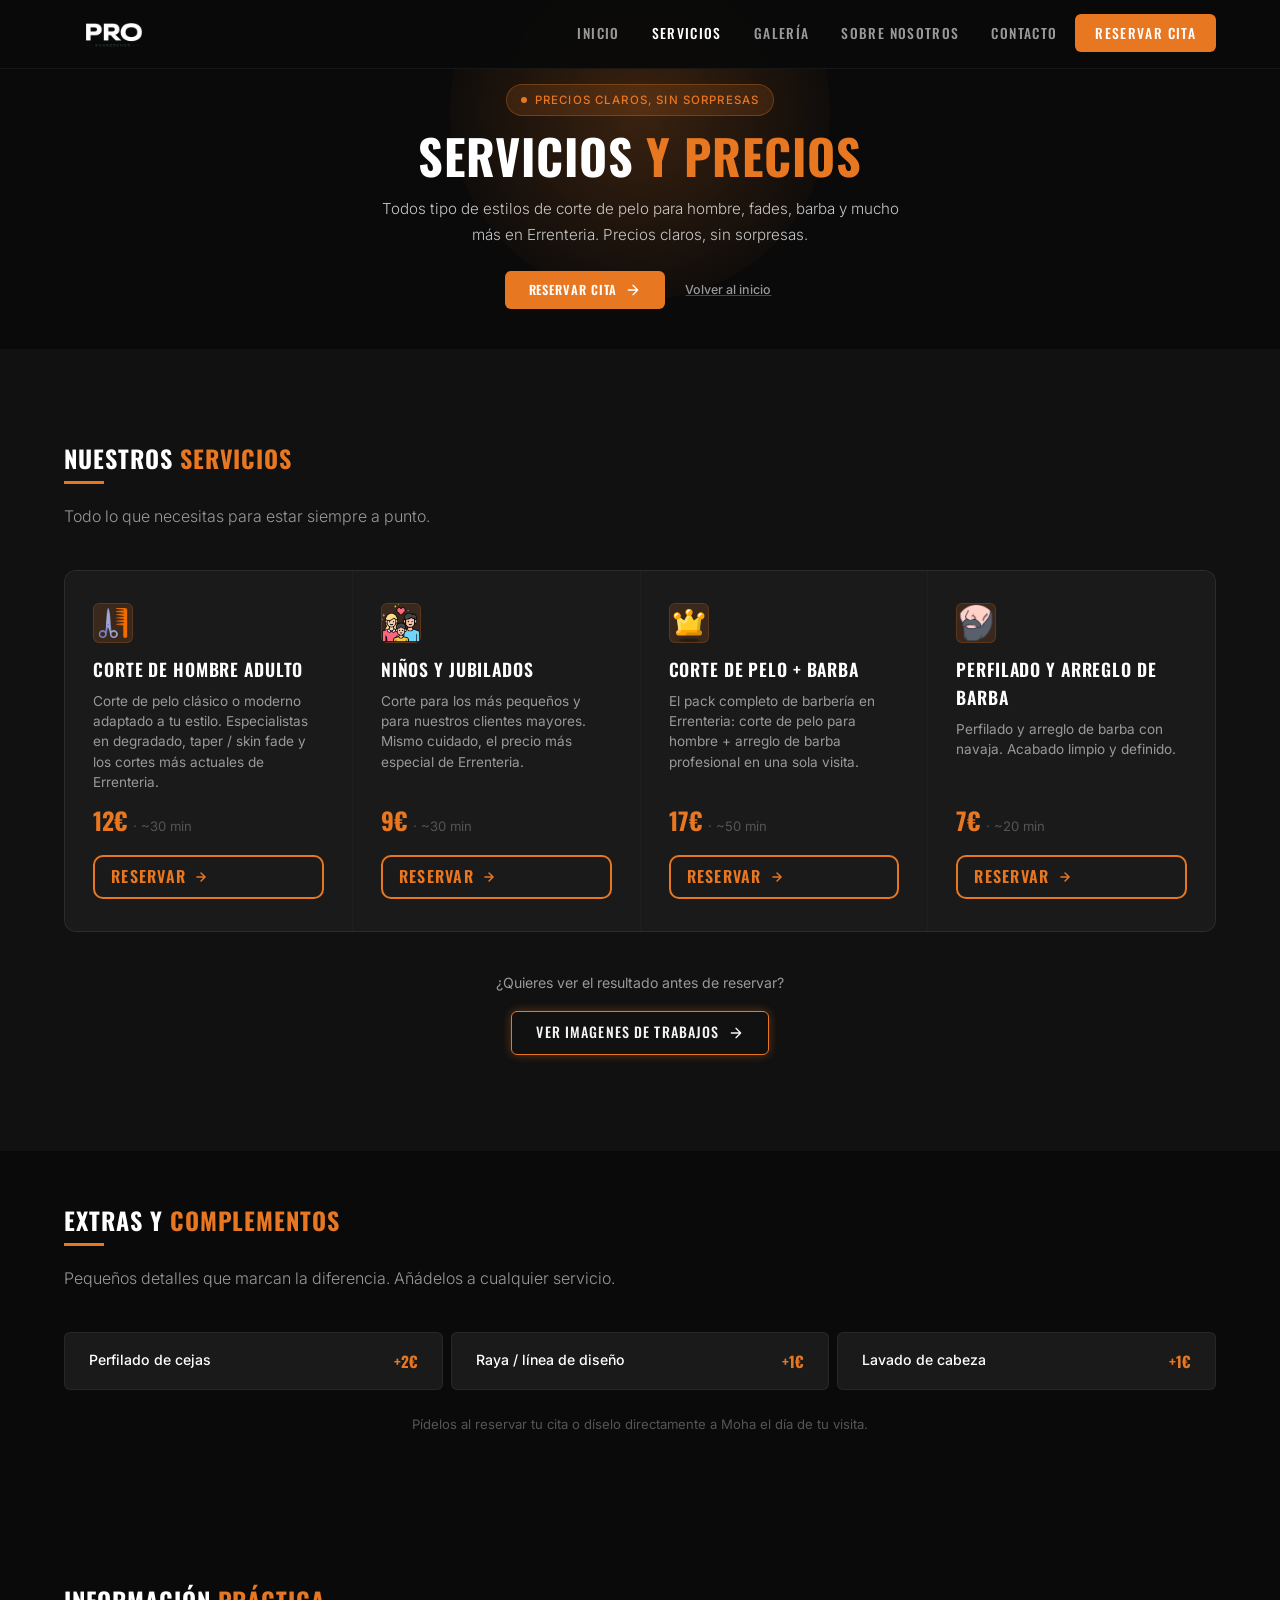
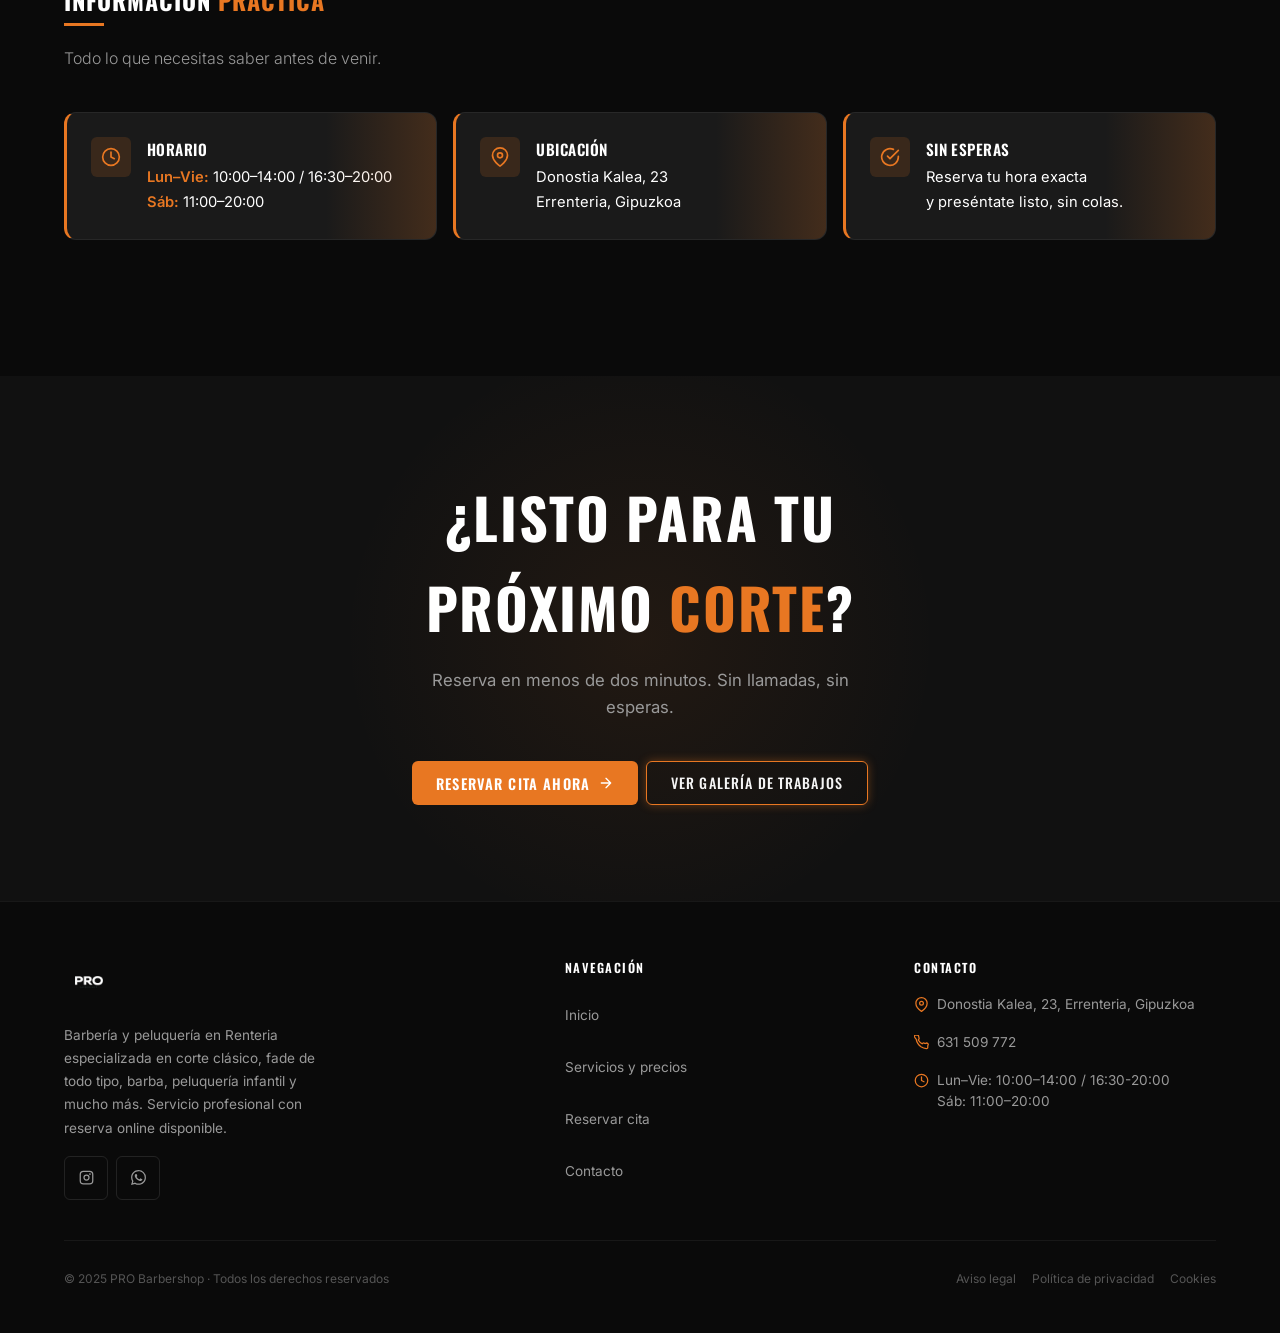
<file: servicios.html>
<!DOCTYPE html>
<html lang="es">
<head>
  <meta charset="UTF-8">
  <meta name="viewport" content="width=device-width, initial-scale=1.0">
  <meta name="description" content="Precios de barbería en Errenteria: corte de pelo hombre, fade, barba, niños y jubilados. Catálogo completo de servicios y extras de PRO Barbershop.">
  <meta name="theme-color" content="#0a0a0a">
  <script type="application/ld+json">
{
  "@context": "https://schema.org",
  "@type": "HairSalon",
  "@id": "https://probarbershoperrenteria.com/#negocio",
  "name": "PRO Barbershop",
  "url": "https://probarbershoperrenteria.com/",
  "telephone": "+34631509772",
  "address": {
    "@type": "PostalAddress",
    "streetAddress": "Donostia Kalea, 23",
    "addressLocality": "Errenteria",
    "addressRegion": "Gipuzkoa",
    "postalCode": "20100",
    "addressCountry": "ES"
  },
  "hasOfferCatalog": {
    "@type": "OfferCatalog",
    "name": "Servicios y precios",
    "itemListElement": [
      {
        "@type": "Offer",
        "itemOffered": {
          "@type": "Service",
          "name": "Corte de hombre adulto",
          "description": "Corte de pelo clásico o moderno adaptado a tu estilo. Especialistas en degradado, taper / skin fade."
        },
        "price": "12",
        "priceCurrency": "EUR"
      },
      {
        "@type": "Offer",
        "itemOffered": {
          "@type": "Service",
          "name": "Perfilado y arreglo de barba",
          "description": "Perfilado y arreglo de barba con navaja. Acabado limpio y definido."
        },
        "price": "7",
        "priceCurrency": "EUR"
      },
      {
        "@type": "Offer",
        "itemOffered": {
          "@type": "Service",
          "name": "Corte de pelo + barba",
          "description": "El pack completo: corte de pelo para hombre + arreglo de barba profesional en una sola visita."
        },
        "price": "17",
        "priceCurrency": "EUR"
      },
      {
        "@type": "Offer",
        "itemOffered": {
          "@type": "Service",
          "name": "Corte para niños y jubilados",
          "description": "Corte para los más pequeños y para clientes mayores. Mismo cuidado, precio especial."
        },
        "price": "9",
        "priceCurrency": "EUR"
      }
    ]
  }
}
</script>
  <link rel="icon" type="image/x-icon" href="img/favicon.ico">
  <link rel="icon" type="image/png" sizes="32x32" href="img/favicon-32x32.png">
  <link rel="icon" type="image/png" sizes="192x192" href="img/favicon-192x192.png">
  <link rel="apple-touch-icon" sizes="180x180" href="img/apple-touch-icon.png">
  <title>Servicios y precios — PRO Barbershop | Barbería en Errenteria</title>
  <link rel="preconnect" href="https://fonts.googleapis.com">
  <link rel="preconnect" href="https://fonts.gstatic.com" crossorigin>
  <link href="https://fonts.googleapis.com/css2?family=Oswald:wght@300;400;500;600;700&family=Inter:wght@300;400;500;600&display=swap" rel="stylesheet">
  <link rel="stylesheet" href="css/styles.css">
  <script type="text/javascript" charset="UTF-8" src="//cdn.cookie-script.com/s/6c1a89effa91e17a76d53b8a94916b73.js"></script>
</head>
<body>

  <!-- NAVEGACIÓN -->
  <header>
    <nav class="nav" role="navigation" aria-label="Navegación principal">
      <div class="container nav-inner">
        <a href="index.html" aria-label="PRO Barbershop — Inicio">
          <img src="img/logo-barber-pro.png" alt="PRO Barbershop" class="nav-logo">
        </a>

        <ul class="nav-links" role="list">
          <li><a href="index.html">Inicio</a></li>
          <li><a href="servicios.html" class="activo">Servicios</a></li>
          <li><a href="galeria.html">Galería</a></li>
          <li><a href="sobre-nosotros.html">Sobre nosotros</a></li>
          <li><a href="contacto.html">Contacto</a></li>
          <li><a href="reservas.html" class="nav-cta">Reservar cita</a></li>
        </ul>
        <button class="nav-hamburger" id="hamburger" aria-label="Abrir menú" aria-expanded="false">
          <span></span><span></span><span></span>
        </button>
      </div>
      <nav class="nav-menu-movil" id="menu-movil" aria-label="Menú móvil">
        <a href="index.html">Inicio</a>
        <a href="servicios.html">Servicios</a>
        <a href="galeria.html">Galería</a>
        <a href="sobre-nosotros.html">Sobre nosotros</a>
        <a href="contacto.html">Contacto</a>
        <a href="reservas.html" class="btn-primario">Reservar cita &rarr;</a>
      </nav>
    </nav>
  </header>


  <!-- ==========================================
       HEADER DE PÁGINA — compacto
  =========================================== -->
  <section class="header-pagina header-pagina-compacto" aria-label="Servicios y precios">
    <div class="header-pagina-glow" aria-hidden="true"></div>
    <div class="container">
      <div class="header-pagina-contenido">
        <div class="hero-badge">Precios claros, sin sorpresas</div>
        <h1 class="hero-titulo header-pagina-titulo-compacto">
          Servicios <span>y precios</span>
        </h1>
        <p class="hero-subtitulo">
          Todos tipo de estilos de corte de pelo para hombre, fades, barba y mucho más en Errenteria.
          Precios claros, sin sorpresas.
        </p>
        <div class="header-pagina-acciones">
          <a href="reservas.html" class="btn-primario">
            Reservar cita
            <svg width="16" height="16" viewBox="0 0 24 24" fill="none" stroke="currentColor" stroke-width="2" stroke-linecap="round" stroke-linejoin="round" aria-hidden="true"><path d="M5 12h14M12 5l7 7-7 7"/></svg>
          </a>
          <a href="index.html" class="btn-volver">Volver al inicio</a>
        </div>
      </div>
    </div>
  </section>


  <!-- ==========================================
       CATÁLOGO PRINCIPAL
  =========================================== -->
  <section class="seccion servicios" aria-label="Catálogo de servicios principales">
    <div class="container">

      <div class="reveal">
        <p class="seccion-titulo">Nuestros <span>servicios</span></p>
        <div class="linea-acento"></div>
        <p class="seccion-subtitulo">Todo lo que necesitas para estar siempre a punto.</p>
      </div>

      <div class="servicios-grid" role="list">

        <article class="servicio-card reveal reveal-delay-1" role="listitem">
          <div class="servicio-icono" aria-hidden="true"><img src="img/icono-servicio1.png" alt="icono-corte-adulto"></div>
          <h2 class="servicio-nombre">Corte de hombre adulto</h2>
          <p class="servicio-desc">Corte de pelo clásico o moderno adaptado a tu estilo. Especialistas en degradado, taper / skin fade y los cortes más actuales de Errenteria.</p>
          <div class="servicio-precio">12€ <span>· ~30 min</span></div>
          <a href="reservas.html" class="servicio-reservar" aria-label="Reservar corte adulto">
            Reservar
            <svg width="14" height="14" viewBox="0 0 24 24" fill="none" stroke="currentColor" stroke-width="2.5" stroke-linecap="round" stroke-linejoin="round" aria-hidden="true"><path d="M5 12h14M12 5l7 7-7 7"/></svg>
          </a>
        </article>

        <article class="servicio-card reveal reveal-delay-4" role="listitem">
          <div class="servicio-icono" aria-hidden="true"><img src="img/icono-servicio4.png" alt="servicio-corte-niños+jubilados"></div>
          <h2 class="servicio-nombre">Niños y jubilados</h2>
          <p class="servicio-desc">Corte para los más pequeños y para nuestros clientes mayores. Mismo cuidado, el precio más especial de Errenteria.</p>
          <div class="servicio-precio">9€ <span>· ~30 min</span></div>
          <a href="reservas.html" class="servicio-reservar" aria-label="Reservar corte infantil o jubilado">
            Reservar
            <svg width="14" height="14" viewBox="0 0 24 24" fill="none" stroke="currentColor" stroke-width="2.5" stroke-linecap="round" stroke-linejoin="round" aria-hidden="true"><path d="M5 12h14M12 5l7 7-7 7"/></svg>
          </a>
        </article>

        <article class="servicio-card reveal reveal-delay-3" role="listitem">
          <div class="servicio-icono" aria-hidden="true"><img src="img/icono-servicio5.png" alt="icono-servicio-corte+barba"></div>
          <h2 class="servicio-nombre">Corte de pelo + barba</h2>
          <p class="servicio-desc">El pack completo de barbería en Errenteria: corte de pelo para hombre + arreglo de barba profesional en una sola visita.</p>
          <div class="servicio-precio">17€ <span>· ~50 min</span></div>
          <a href="reservas.html" class="servicio-reservar" aria-label="Reservar corte y barba">
            Reservar
            <svg width="14" height="14" viewBox="0 0 24 24" fill="none" stroke="currentColor" stroke-width="2.5" stroke-linecap="round" stroke-linejoin="round" aria-hidden="true"><path d="M5 12h14M12 5l7 7-7 7"/></svg>
          </a>
        </article>

        <article class="servicio-card reveal reveal-delay-2" role="listitem">
          <div class="servicio-icono" aria-hidden="true"><img src="img/icono-servicio2.png" alt="icono-servicio-barba"></div>
          <h2 class="servicio-nombre">Perfilado y arreglo de barba</h2>
          <p class="servicio-desc">Perfilado y arreglo de barba con navaja. Acabado limpio y definido.</p>
          <div class="servicio-precio">7€ <span>· ~20 min</span></div>
          <a href="reservas.html" class="servicio-reservar" aria-label="Reservar arreglo de barba">
            Reservar
            <svg width="14" height="14" viewBox="0 0 24 24" fill="none" stroke="currentColor" stroke-width="2.5" stroke-linecap="round" stroke-linejoin="round" aria-hidden="true"><path d="M5 12h14M12 5l7 7-7 7"/></svg>
          </a>
        </article>

      </div>
<div class="servicios-galeria-cta reveal">
  <p class="servicios-galeria-texto">¿Quieres ver el resultado antes de reservar?</p>
  <a href="galeria.html" class="btn-secundario">
    Ver imagenes de trabajos
    <svg width="16" height="16" viewBox="0 0 24 24" fill="none" stroke="currentColor" stroke-width="2" stroke-linecap="round" stroke-linejoin="round" aria-hidden="true"><path d="M5 12h14M12 5l7 7-7 7"/></svg>
  </a>
</div>
    </div>
  </section>


  <!-- ==========================================
       EXTRAS — bloque diferenciado
  =========================================== -->
  <section class="seccion extras extras-compacta" aria-label="Extras y complementos">
    <div class="container">

      <div class="reveal">
        <p class="seccion-titulo">Extras y <span>complementos</span></p>
        <div class="linea-acento"></div>
        <p class="seccion-subtitulo">Pequeños detalles que marcan la diferencia. Añádelos a cualquier servicio.</p>
      </div>

      <div class="extras-grid" role="list">

        <div class="extra-item reveal reveal-delay-1" role="listitem">
          <div class="extra-nombre">Perfilado de cejas</div>
          <div class="extra-precio">+2€</div>
        </div>

        <div class="extra-item reveal reveal-delay-2" role="listitem">
          <div class="extra-nombre">Raya / línea de diseño</div>
          <div class="extra-precio">+1€</div>
        </div>

        <div class="extra-item reveal reveal-delay-3" role="listitem">
          <div class="extra-nombre">Lavado de cabeza</div>
          <div class="extra-precio">+1€</div>
        </div>

      </div>

      <p class="extras-nota reveal">
        Pídelos al reservar tu cita o díselo directamente a Moha el día de tu visita.
      </p>

    </div>
  </section>


  <!-- ==========================================
       INFO DE APOYO — horario y ubicación
  =========================================== -->
  <section class="seccion reservar-info" aria-label="Información práctica">
    <div class="container">

      <div class="reveal">
        <p class="seccion-titulo">Información <span>práctica</span></p>
        <div class="linea-acento"></div>
        <p class="seccion-subtitulo">Todo lo que necesitas saber antes de venir.</p>
      </div>

      <div class="info-grid">

        <article class="info-card reveal reveal-delay-1">
          <div class="info-card-icono" aria-hidden="true">
            <svg width="20" height="20" viewBox="0 0 24 24" fill="none" stroke="currentColor" stroke-width="2" stroke-linecap="round" stroke-linejoin="round"><circle cx="12" cy="12" r="10"/><polyline points="12 6 12 12 16 14"/></svg>
          </div>
          <div class="info-card-contenido">
            <h3 class="info-card-titulo">Horario</h3>
            <p class="info-card-texto">
              <b>Lun–Vie:</b> 10:00–14:00 / 16:30–20:00<br>
              <b>Sáb:</b> 11:00–20:00
            </p>
          </div>
        </article>

        <article class="info-card reveal reveal-delay-2">
          <div class="info-card-icono" aria-hidden="true">
            <svg width="20" height="20" viewBox="0 0 24 24" fill="none" stroke="currentColor" stroke-width="2" stroke-linecap="round" stroke-linejoin="round"><path d="M21 10c0 7-9 13-9 13s-9-6-9-13a9 9 0 0118 0z"/><circle cx="12" cy="10" r="3"/></svg>
          </div>
          <div class="info-card-contenido">
            <h3 class="info-card-titulo">Ubicación</h3>
            <p class="info-card-texto">
              Donostia Kalea, 23<br>
              Errenteria, Gipuzkoa
            </p>
          </div>
        </article>

        <article class="info-card reveal reveal-delay-3">
          <div class="info-card-icono" aria-hidden="true">
            <svg width="20" height="20" viewBox="0 0 24 24" fill="none" stroke="currentColor" stroke-width="2" stroke-linecap="round" stroke-linejoin="round"><path d="M22 11.08V12a10 10 0 11-5.93-9.14"/><polyline points="22 4 12 14.01 9 11.01"/></svg>
          </div>
          <div class="info-card-contenido">
            <h3 class="info-card-titulo">Sin esperas</h3>
            <p class="info-card-texto">
              Reserva tu hora exacta<br>
              y preséntate listo, sin colas.
            </p>
          </div>
        </article>

      </div>

    </div>
  </section>


  <!-- ==========================================
       CTA FINAL
  =========================================== -->
  <section class="cta-final" aria-label="Llamada a la acción final">
    <div class="container">
      <div class="reveal">
        <h2 class="cta-final-titulo">¿Listo para tu<br>próximo <span>corte</span>?</h2>
        <p class="cta-final-subtitulo">Reserva en menos de dos minutos. Sin llamadas, sin esperas.</p>
        <div class="cta-final-acciones">
          <a href="reservas.html" class="btn-primario">
            Reservar cita ahora
            <svg width="16" height="16" viewBox="0 0 24 24" fill="none" stroke="currentColor" stroke-width="2" stroke-linecap="round" stroke-linejoin="round" aria-hidden="true"><path d="M5 12h14M12 5l7 7-7 7"/></svg>
          </a>
          <a href="galeria.html" class="btn-secundario">Ver galería de trabajos</a>
        </div>
      </div>
    </div>
  </section>


  <!-- FOOTER -->
  <footer class="footer" aria-label="Pie de página">
    <div class="container">
      <div class="footer-grid">
        <div>
          <img src="img/logo-barber-pro.png" alt="PRO Barbershop" class="footer-logo">
          <p class="footer-desc">Barbería y peluquería en Renteria especializada en corte clásico, fade de todo tipo, barba, peluquería infantil y mucho más. Servicio profesional con reserva online disponible.</p>
          <div class="footer-redes" aria-label="Redes sociales">
            <a href="https://www.instagram.com/m__mkd" target="_blank" rel="noopener" class="footer-red" aria-label="Instagram">
              <svg width="15" height="15" viewBox="0 0 24 24" fill="none" stroke="currentColor" stroke-width="2" stroke-linecap="round" stroke-linejoin="round" aria-hidden="true"><rect x="2" y="2" width="20" height="20" rx="5"/><circle cx="12" cy="12" r="4"/><circle cx="17.5" cy="6.5" r="0.5" fill="currentColor"/></svg>
            </a>
            <a href="https://wa.me/34631509772" target="_blank" rel="noopener" class="footer-red" aria-label="WhatsApp">
              <svg width="15" height="15" viewBox="0 0 24 24" fill="currentColor" aria-hidden="true"><path d="M17.472 14.382c-.297-.149-1.758-.867-2.03-.967-.273-.099-.471-.148-.67.15-.197.297-.767.966-.94 1.164-.173.199-.347.223-.644.075-.297-.15-1.255-.463-2.39-1.475-.883-.788-1.48-1.761-1.653-2.059-.173-.297-.018-.458.13-.606.134-.133.298-.347.446-.52.149-.174.198-.298.298-.497.099-.198.05-.371-.025-.52-.075-.149-.669-1.612-.916-2.207-.242-.579-.487-.5-.669-.51-.173-.008-.371-.01-.57-.01-.198 0-.52.074-.792.372-.272.297-1.04 1.016-1.04 2.479 0 1.462 1.065 2.875 1.213 3.074.149.198 2.096 3.2 5.077 4.487.709.306 1.262.489 1.694.625.712.227 1.36.195 1.871.118.571-.085 1.758-.719 2.006-1.413.248-.694.248-1.289.173-1.413-.074-.124-.272-.198-.57-.347m-5.421 7.403h-.004a9.87 9.87 0 01-5.031-1.378l-.361-.214-3.741.982.998-3.648-.235-.374a9.86 9.86 0 01-1.51-5.26c.001-5.45 4.436-9.884 9.888-9.884 2.64 0 5.122 1.03 6.988 2.898a9.825 9.825 0 012.893 6.994c-.003 5.45-4.437 9.884-9.885 9.884m8.413-18.297A11.815 11.815 0 0012.05 0C5.495 0 .16 5.335.157 11.892c0 2.096.547 4.142 1.588 5.945L.057 24l6.305-1.654a11.882 11.882 0 005.683 1.448h.005c6.554 0 11.89-5.335 11.893-11.893a11.821 11.821 0 00-3.48-8.413z"/></svg>
            </a>
          </div>
        </div>
        <nav aria-label="Navegación secundaria">
          <p class="footer-columna-titulo">Navegación</p>
          <ul class="footer-links" role="list">
            <li><a href="index.html">Inicio</a></li>
            <li><a href="servicios.html">Servicios y precios</a></li>
            <li><a href="reservas.html">Reservar cita</a></li>
            <li><a href="contacto.html">Contacto</a></li>
          </ul>
        </nav>
        <address style="font-style:normal;">
          <p class="footer-columna-titulo">Contacto</p>
          <div class="footer-info-item">
            <svg class="footer-info-icono" width="15" height="15" viewBox="0 0 24 24" fill="none" stroke="currentColor" stroke-width="2" stroke-linecap="round" stroke-linejoin="round" aria-hidden="true"><path d="M21 10c0 7-9 13-9 13s-9-6-9-13a9 9 0 0118 0z"/><circle cx="12" cy="10" r="3"/></svg>
            <span>Donostia Kalea, 23, Errenteria, Gipuzkoa</span>
          </div>
          <div class="footer-info-item">
            <svg class="footer-info-icono" width="15" height="15" viewBox="0 0 24 24" fill="none" stroke="currentColor" stroke-width="2" stroke-linecap="round" stroke-linejoin="round" aria-hidden="true"><path d="M22 16.92v3a2 2 0 01-2.18 2 19.79 19.79 0 01-8.63-3.07A19.5 19.5 0 013.43 6.68 19.79 19.79 0 01.36 2.18 2 2 0 012.36.18h3a2 2 0 012 1.72c.127.96.361 1.903.7 2.81a2 2 0 01-.45 2.11L6.91 7.91a16 16 0 006.16 6.16l.72-.72a2 2 0 012.11-.45c.907.339 1.85.573 2.81.7A2 2 0 0122 16.92z"/></svg>
            <a href="tel:+34631509772">631 509 772</a>
          </div>
          <div class="footer-info-item">
            <svg class="footer-info-icono" width="15" height="15" viewBox="0 0 24 24" fill="none" stroke="currentColor" stroke-width="2" stroke-linecap="round" stroke-linejoin="round" aria-hidden="true"><circle cx="12" cy="12" r="10"/><polyline points="12 6 12 12 16 14"/></svg>
            <div>
              <div>Lun–Vie: 10:00–14:00 / 16:30-20:00</div>
              <div>Sáb: 11:00–20:00</div>
            </div>
          </div>
        </address>
      </div>
      <div class="footer-bottom">
        <p class="footer-copy">© 2025 PRO Barbershop · Todos los derechos reservados</p>
        <nav class="footer-legal" aria-label="Legal">
          <a href="aviso-legal.html">Aviso legal</a>
          <a href="politica-privacidad.html">Política de privacidad</a>
          <a href="cookies.html">Cookies</a>
        </nav>
      </div>
    </div>
  </footer>

  <!-- Elfsight WhatsApp Chat | Untitled WhatsApp Chat -->
  <script src="https://elfsightcdn.com/platform.js" async></script>
  <div class="elfsight-app-116796c5-7142-4e91-89a8-7541a9882873" data-elfsight-app-lazy></div>
  <script src="js/main.js"></script>
</body>
</html>
</file>
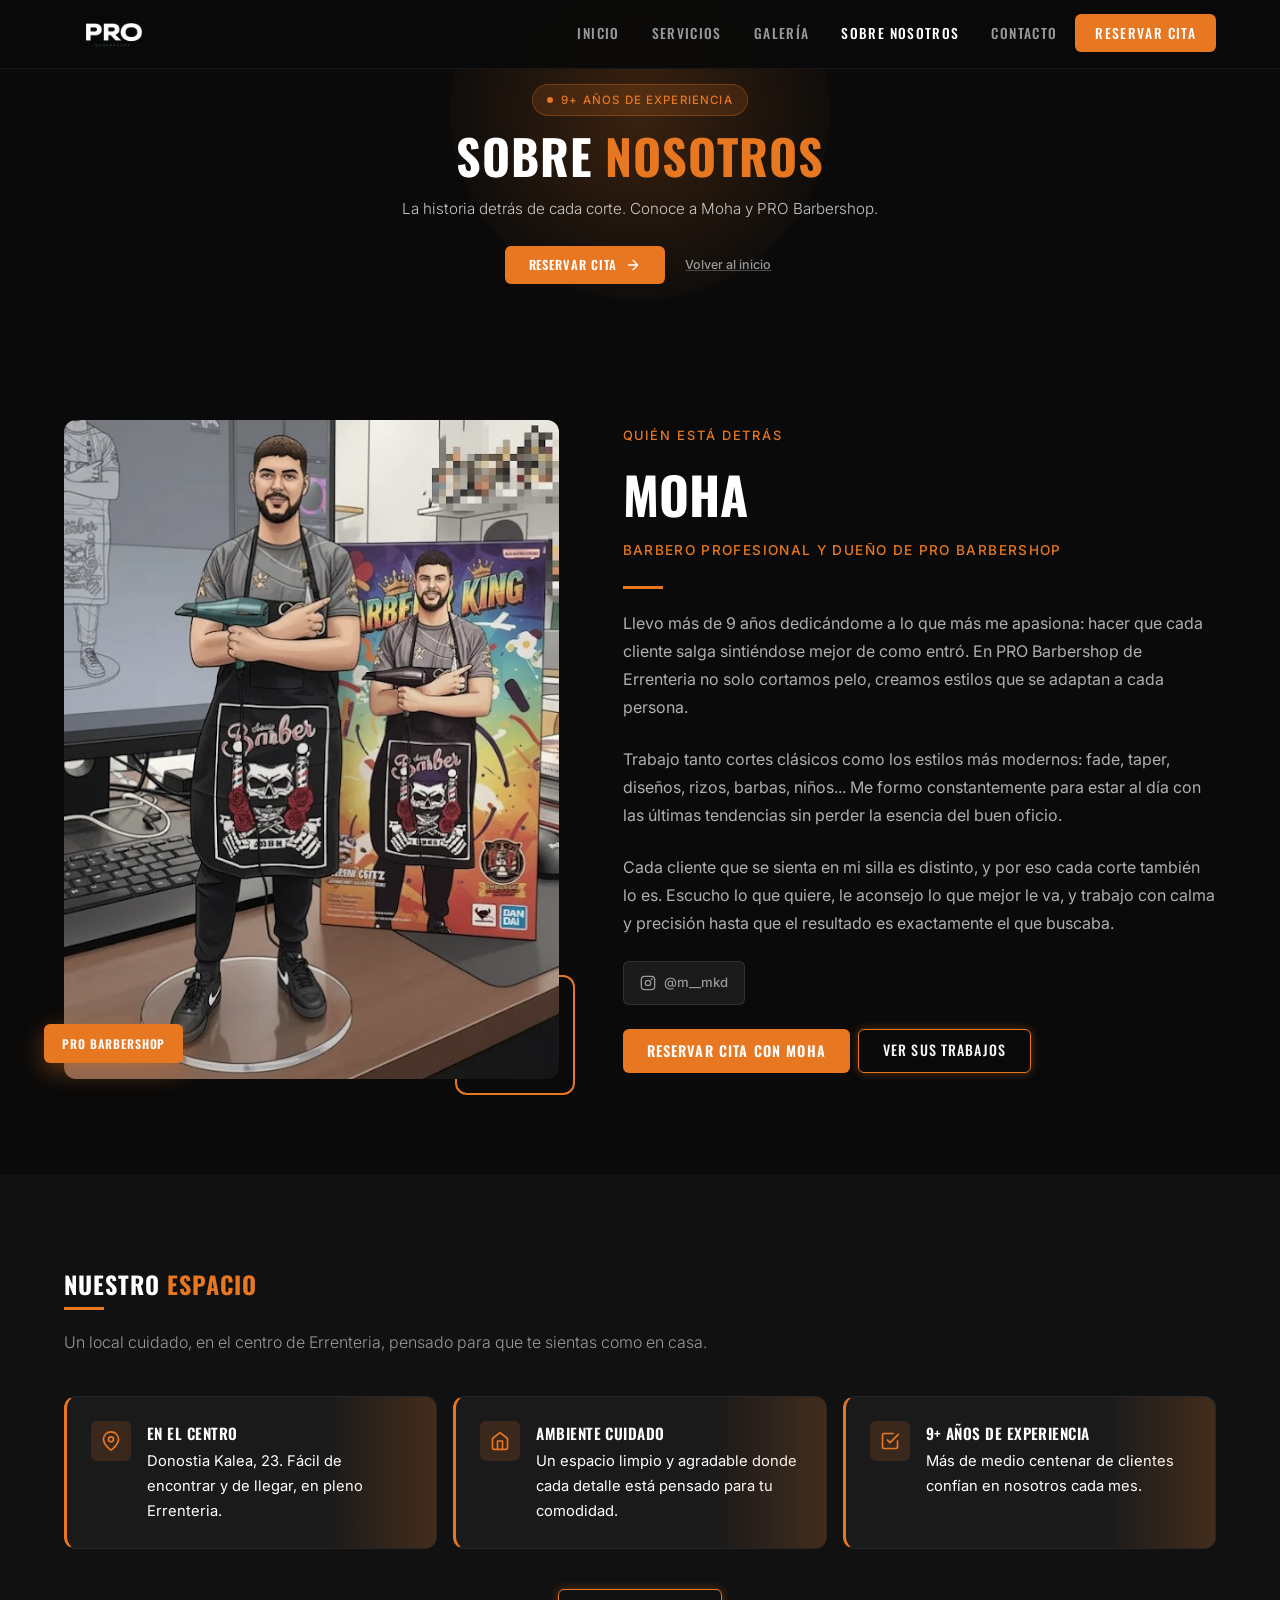
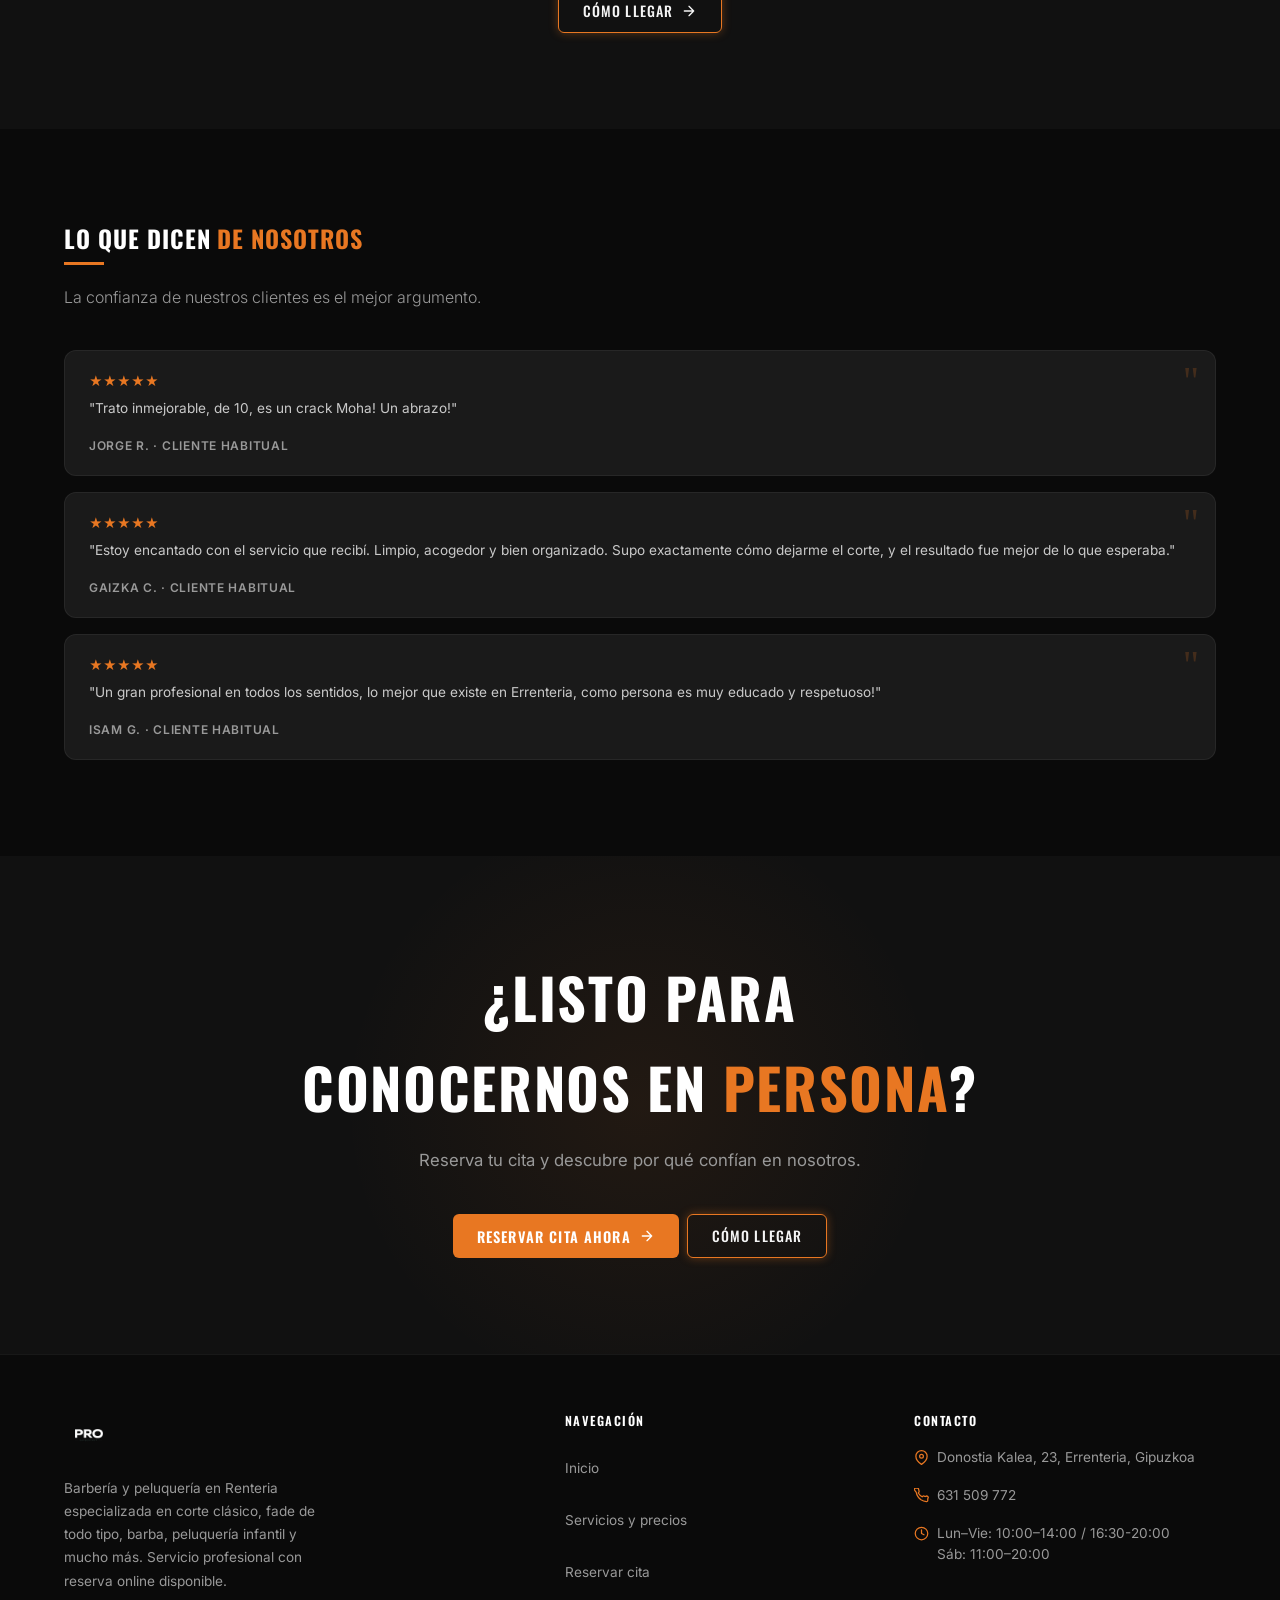
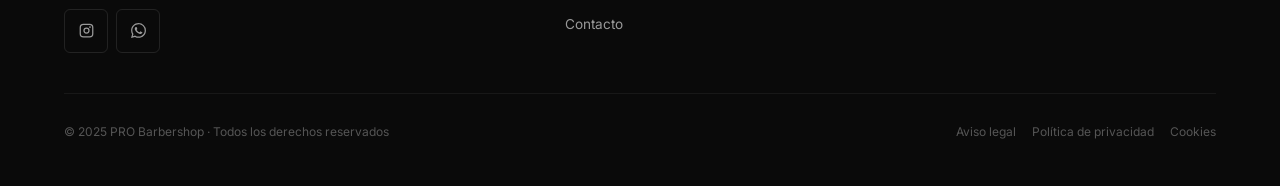
<file: sobre-nosotros.html>
<!DOCTYPE html>
<html lang="es">
<head>
  <meta charset="UTF-8">
  <meta name="viewport" content="width=device-width, initial-scale=1.0">
  <meta name="description" content="Conoce a Moha, barbero profesional de PRO Barbershop en Errenteria. Más de 9 años de experiencia en corte de pelo hombre, fade y barba.">
  <meta name="theme-color" content="#0a0a0a">
  <script type="application/ld+json">
{
  "@context": "https://schema.org",
  "@type": "HairSalon",
  "@id": "https://probarbershoperrenteria.com/#negocio",
  "name": "PRO Barbershop",
  "url": "https://probarbershoperrenteria.com/",
  "telephone": "+34631509772",
  "address": {
    "@type": "PostalAddress",
    "streetAddress": "Donostia Kalea, 23",
    "addressLocality": "Errenteria",
    "addressRegion": "Gipuzkoa",
    "postalCode": "20100",
    "addressCountry": "ES"
  },
  "employee": {
    "@type": "Person",
    "name": "Moha",
    "jobTitle": "Barbero profesional",
    "sameAs": "https://www.instagram.com/m__mkd"
  }
}
</script>
  <link rel="icon" type="image/x-icon" href="img/favicon.ico">
  <link rel="icon" type="image/png" sizes="32x32" href="img/favicon-32x32.png">
  <link rel="icon" type="image/png" sizes="192x192" href="img/favicon-192x192.png">
  <link rel="apple-touch-icon" sizes="180x180" href="img/apple-touch-icon.png">
  <title>Sobre nosotros — PRO Barbershop | Barbería en Errenteria</title>
  <link rel="preconnect" href="https://fonts.googleapis.com">
  <link rel="preconnect" href="https://fonts.gstatic.com" crossorigin>
  <link href="https://fonts.googleapis.com/css2?family=Oswald:wght@300;400;500;600;700&family=Inter:wght@300;400;500;600&display=swap" rel="stylesheet">
  <link rel="stylesheet" href="css/styles.css">
  <script type="text/javascript" charset="UTF-8" src="//cdn.cookie-script.com/s/6c1a89effa91e17a76d53b8a94916b73.js"></script>
</head>
<body>

  <!-- NAVEGACIÓN -->
  <header>
    <nav class="nav" role="navigation" aria-label="Navegación principal">
      <div class="container nav-inner">
        <a href="index.html" aria-label="PRO Barbershop — Inicio">
          <img src="img/logo-barber-pro.png" alt="PRO Barbershop" class="nav-logo">
        </a>

        <ul class="nav-links" role="list">
          <li><a href="index.html">Inicio</a></li>
          <li><a href="servicios.html">Servicios</a></li>
          <li><a href="galeria.html">Galería</a></li>
          <li><a href="sobre-nosotros.html" class="activo">Sobre nosotros</a></li>
          <li><a href="contacto.html">Contacto</a></li>
          <li><a href="reservas.html" class="nav-cta">Reservar cita</a></li>
        </ul>
        <button class="nav-hamburger" id="hamburger" aria-label="Abrir menú" aria-expanded="false">
          <span></span><span></span><span></span>
        </button>
      </div>
      <nav class="nav-menu-movil" id="menu-movil" aria-label="Menú móvil">
        <a href="index.html">Inicio</a>
        <a href="servicios.html">Servicios</a>
        <a href="galeria.html">Galería</a>
        <a href="sobre-nosotros.html">Sobre nosotros</a>
        <a href="contacto.html">Contacto</a>
        <a href="reservas.html" class="btn-primario">Reservar cita &rarr;</a>
      </nav>
    </nav>
  </header>


  <!-- ==========================================
       HEADER DE PÁGINA — compacto
  =========================================== -->
  <section class="header-pagina header-pagina-compacto" aria-label="Sobre nosotros">
    <div class="header-pagina-glow" aria-hidden="true"></div>
    <div class="container">
      <div class="header-pagina-contenido">
        <div class="hero-badge">9+ años de experiencia</div>
        <h1 class="hero-titulo header-pagina-titulo-compacto">
          Sobre <span>nosotros</span>
        </h1>
        <p class="hero-subtitulo">
          La historia detrás de cada corte. Conoce a Moha y PRO Barbershop.
        </p>
        <div class="header-pagina-acciones">
          <a href="reservas.html" class="btn-primario">
            Reservar cita
            <svg width="16" height="16" viewBox="0 0 24 24" fill="none" stroke="currentColor" stroke-width="2" stroke-linecap="round" stroke-linejoin="round" aria-hidden="true"><path d="M5 12h14M12 5l7 7-7 7"/></svg>
          </a>
          <a href="index.html" class="btn-volver">Volver al inicio</a>
        </div>
      </div>
    </div>
  </section>


  <!-- ==========================================
       SOBRE EL BARBERO
  =========================================== -->
  <section class="seccion barbero" aria-label="Sobre Moha">
    <div class="container">
      <div class="barbero-grid">

        <div class="barbero-imagen-wrap reveal">
          <img src="img/moha-1.jpg" alt="Moha — barbero profesional en PRO Barbershop" class="barbero-imagen" loading="lazy">
          <div class="barbero-imagen-deco" aria-hidden="true"></div>
          <div class="barbero-badge-foto">PRO Barbershop</div>
        </div>

        <div class="reveal reveal-delay-1">
          <p style="font-size:0.8rem; letter-spacing:0.15em; text-transform:uppercase; color:var(--naranja); font-weight:500; margin-bottom:8px;">Quién está detrás</p>
          <h2 class="barbero-nombre">Moha</h2>
          <p class="barbero-titulo-rol">Barbero profesional y dueño de PRO Barbershop</p>
          <div class="linea-acento"></div>
          <p class="barbero-texto">Llevo más de 9 años dedicándome a lo que más me apasiona: hacer que cada cliente salga sintiéndose mejor de como entró. En PRO Barbershop de Errenteria no solo cortamos pelo, creamos estilos que se adaptan a cada persona.</p>
          <p class="barbero-texto">Trabajo tanto cortes clásicos como los estilos más modernos: fade, taper, diseños, rizos, barbas, niños... Me formo constantemente para estar al día con las últimas tendencias sin perder la esencia del buen oficio.</p>
          <p class="barbero-texto">Cada cliente que se sienta en mi silla es distinto, y por eso cada corte también lo es. Escucho lo que quiere, le aconsejo lo que mejor le va, y trabajo con calma y precisión hasta que el resultado es exactamente el que buscaba.</p>
          <div class="barbero-redes" aria-label="Redes sociales">
            <a href="https://www.instagram.com/m__mkd" target="_blank" rel="noopener" class="red-social-btn" aria-label="Instagram de Moha">
              <svg width="16" height="16" viewBox="0 0 24 24" fill="none" stroke="currentColor" stroke-width="2" stroke-linecap="round" stroke-linejoin="round" aria-hidden="true"><rect x="2" y="2" width="20" height="20" rx="5"/><circle cx="12" cy="12" r="4"/><circle cx="17.5" cy="6.5" r="0.5" fill="currentColor"/></svg>
              @m__mkd
            </a>
          </div>
          <div class="barbero-acciones">
            <a href="reservas.html" class="btn-primario">Reservar cita con Moha</a>
            <a href="galeria.html" class="btn-secundario">Ver sus trabajos</a>
          </div>
        </div>

      </div>
    </div>
  </section>


  <!-- ==========================================
       EL LOCAL
  =========================================== -->
  <section class="seccion confianza" aria-label="El local">
    <div class="container">

      <div class="reveal">
        <p class="seccion-titulo">Nuestro <span>espacio</span></p>
        <div class="linea-acento"></div>
        <p class="seccion-subtitulo">Un local cuidado, en el centro de Errenteria, pensado para que te sientas como en casa.</p>
      </div>

      <div class="info-grid">

        <article class="info-card reveal reveal-delay-3">
          <div class="info-card-icono" aria-hidden="true">
            <svg width="20" height="20" viewBox="0 0 24 24" fill="none" stroke="currentColor" stroke-width="2" stroke-linecap="round" stroke-linejoin="round"><path d="M21 10c0 7-9 13-9 13s-9-6-9-13a9 9 0 0118 0z"/><circle cx="12" cy="10" r="3"/></svg>
          </div>
          <div class="info-card-contenido">
            <h3 class="info-card-titulo">En el centro</h3>
            <p class="info-card-texto">
              Donostia Kalea, 23. Fácil de encontrar
              y de llegar, en pleno Errenteria.
            </p>
          </div>
        </article>

        <article class="info-card reveal reveal-delay-1">
          <div class="info-card-icono" aria-hidden="true">
            <svg width="20" height="20" viewBox="0 0 24 24" fill="none" stroke="currentColor" stroke-width="2" stroke-linecap="round" stroke-linejoin="round"><path d="M3 9l9-7 9 7v11a2 2 0 01-2 2H5a2 2 0 01-2-2z"/><polyline points="9 22 9 12 15 12 15 22"/></svg>
          </div>
          <div class="info-card-contenido">
            <h3 class="info-card-titulo">Ambiente cuidado</h3>
            <p class="info-card-texto">
              Un espacio limpio y agradable donde
              cada detalle está pensado para tu comodidad.
            </p>
          </div>
        </article>

        <article class="info-card reveal reveal-delay-2">
          <div class="info-card-icono" aria-hidden="true">
            <svg width="20" height="20" viewBox="0 0 24 24" fill="none" stroke="currentColor" stroke-width="2" stroke-linecap="round" stroke-linejoin="round"><path d="M9 11l3 3L22 4"/><path d="M21 12v7a2 2 0 01-2 2H5a2 2 0 01-2-2V5a2 2 0 012-2h11"/></svg>
          </div>
          <div class="info-card-contenido">
            <h3 class="info-card-titulo">9+ años de experiencia</h3>
            <p class="info-card-texto">
              Más de medio centenar de clientes
              confían en nosotros cada mes.
            </p>
          </div>
        </article>

      </div>

    <div class="seccion-cta-secundario reveal">
      <a href="contacto.html" class="btn-secundario">
        Cómo llegar
      <svg width="16" height="16" viewBox="0 0 24 24" fill="none" stroke="currentColor" stroke-width="2" stroke-linecap="round" stroke-linejoin="round" aria-hidden="true"><path d="M5 12h14M12 5l7 7-7 7"/></svg>
      </a>
    </div>
  
  </div>  
  </section>


  <!-- ==========================================
       OPINIONES
  =========================================== -->
  <section class="seccion" aria-label="Lo que dicen nuestros clientes">
    <div class="container">

      <div class="reveal">
        <p class="seccion-titulo">Lo que dicen <span>de nosotros</span></p>
        <div class="linea-acento"></div>
        <p class="seccion-subtitulo">La confianza de nuestros clientes es el mejor argumento.</p>
      </div>

      <div class="opiniones-lista">

        <article class="opinion-card reveal">
          <div class="opinion-estrellas" aria-label="5 estrellas">★★★★★</div>
          <p class="opinion-texto">"Trato inmejorable, de 10, es un crack Moha! Un abrazo!"</p>
          <div class="opinion-autor">Jorge R. · Cliente habitual</div>
        </article>

        <article class="opinion-card reveal reveal-delay-1">
          <div class="opinion-estrellas" aria-label="5 estrellas">★★★★★</div>
          <p class="opinion-texto">"Estoy encantado con el servicio que recibí. Limpio, acogedor y bien organizado. Supo exactamente cómo dejarme el corte, y el resultado fue mejor de lo que esperaba."</p>
          <div class="opinion-autor">Gaizka C. · Cliente habitual</div>
        </article>

        <article class="opinion-card reveal reveal-delay-2">
          <div class="opinion-estrellas" aria-label="5 estrellas">★★★★★</div>
          <p class="opinion-texto">"Un gran profesional en todos los sentidos, lo mejor que existe en Errenteria, como persona es muy educado y respetuoso!"</p>
          <div class="opinion-autor">Isam G. · Cliente habitual</div>
        </article>

      </div>

    </div>
  </section>


  <!-- ==========================================
       CTA FINAL
  =========================================== -->
  <section class="cta-final" aria-label="Llamada a la acción final">
    <div class="container">
      <div class="reveal">
        <h2 class="cta-final-titulo">¿Listo para<br>conocernos en <span>persona</span>?</h2>
        <p class="cta-final-subtitulo">Reserva tu cita y descubre por qué confían en nosotros.</p>
        <div class="cta-final-acciones">
          <a href="reservas.html" class="btn-primario">
            Reservar cita ahora
            <svg width="16" height="16" viewBox="0 0 24 24" fill="none" stroke="currentColor" stroke-width="2" stroke-linecap="round" stroke-linejoin="round" aria-hidden="true"><path d="M5 12h14M12 5l7 7-7 7"/></svg>
          </a>
          <a href="contacto.html" class="btn-secundario">Cómo llegar</a>
        </div>
      </div>
    </div>
  </section>


  <!-- FOOTER -->
  <footer class="footer" aria-label="Pie de página">
    <div class="container">
      <div class="footer-grid">
        <div>
          <img src="img/logo-barber-pro.png" alt="PRO Barbershop" class="footer-logo">
          <p class="footer-desc">Barbería y peluquería en Renteria especializada en corte clásico, fade de todo tipo, barba, peluquería infantil y mucho más. Servicio profesional con reserva online disponible.</p>
          <div class="footer-redes" aria-label="Redes sociales">
            <a href="https://www.instagram.com/m__mkd" target="_blank" rel="noopener" class="footer-red" aria-label="Instagram">
              <svg width="15" height="15" viewBox="0 0 24 24" fill="none" stroke="currentColor" stroke-width="2" stroke-linecap="round" stroke-linejoin="round" aria-hidden="true"><rect x="2" y="2" width="20" height="20" rx="5"/><circle cx="12" cy="12" r="4"/><circle cx="17.5" cy="6.5" r="0.5" fill="currentColor"/></svg>
            </a>
            <a href="https://wa.me/34631509772" target="_blank" rel="noopener" class="footer-red" aria-label="WhatsApp">
              <svg width="15" height="15" viewBox="0 0 24 24" fill="currentColor" aria-hidden="true"><path d="M17.472 14.382c-.297-.149-1.758-.867-2.03-.967-.273-.099-.471-.148-.67.15-.197.297-.767.966-.94 1.164-.173.199-.347.223-.644.075-.297-.15-1.255-.463-2.39-1.475-.883-.788-1.48-1.761-1.653-2.059-.173-.297-.018-.458.13-.606.134-.133.298-.347.446-.52.149-.174.198-.298.298-.497.099-.198.05-.371-.025-.52-.075-.149-.669-1.612-.916-2.207-.242-.579-.487-.5-.669-.51-.173-.008-.371-.01-.57-.01-.198 0-.52.074-.792.372-.272.297-1.04 1.016-1.04 2.479 0 1.462 1.065 2.875 1.213 3.074.149.198 2.096 3.2 5.077 4.487.709.306 1.262.489 1.694.625.712.227 1.36.195 1.871.118.571-.085 1.758-.719 2.006-1.413.248-.694.248-1.289.173-1.413-.074-.124-.272-.198-.57-.347m-5.421 7.403h-.004a9.87 9.87 0 01-5.031-1.378l-.361-.214-3.741.982.998-3.648-.235-.374a9.86 9.86 0 01-1.51-5.26c.001-5.45 4.436-9.884 9.888-9.884 2.64 0 5.122 1.03 6.988 2.898a9.825 9.825 0 012.893 6.994c-.003 5.45-4.437 9.884-9.885 9.884m8.413-18.297A11.815 11.815 0 0012.05 0C5.495 0 .16 5.335.157 11.892c0 2.096.547 4.142 1.588 5.945L.057 24l6.305-1.654a11.882 11.882 0 005.683 1.448h.005c6.554 0 11.89-5.335 11.893-11.893a11.821 11.821 0 00-3.48-8.413z"/></svg>
            </a>
          </div>
        </div>
        <nav aria-label="Navegación secundaria">
          <p class="footer-columna-titulo">Navegación</p>
          <ul class="footer-links" role="list">
            <li><a href="index.html">Inicio</a></li>
            <li><a href="servicios.html">Servicios y precios</a></li>
            <li><a href="reservas.html">Reservar cita</a></li>
            <li><a href="contacto.html">Contacto</a></li>
          </ul>
        </nav>
        <address style="font-style:normal;">
          <p class="footer-columna-titulo">Contacto</p>
          <div class="footer-info-item">
            <svg class="footer-info-icono" width="15" height="15" viewBox="0 0 24 24" fill="none" stroke="currentColor" stroke-width="2" stroke-linecap="round" stroke-linejoin="round" aria-hidden="true"><path d="M21 10c0 7-9 13-9 13s-9-6-9-13a9 9 0 0118 0z"/><circle cx="12" cy="10" r="3"/></svg>
            <span>Donostia Kalea, 23, Errenteria, Gipuzkoa</span>
          </div>
          <div class="footer-info-item">
            <svg class="footer-info-icono" width="15" height="15" viewBox="0 0 24 24" fill="none" stroke="currentColor" stroke-width="2" stroke-linecap="round" stroke-linejoin="round" aria-hidden="true"><path d="M22 16.92v3a2 2 0 01-2.18 2 19.79 19.79 0 01-8.63-3.07A19.5 19.5 0 013.43 6.68 19.79 19.79 0 01.36 2.18 2 2 0 012.36.18h3a2 2 0 012 1.72c.127.96.361 1.903.7 2.81a2 2 0 01-.45 2.11L6.91 7.91a16 16 0 006.16 6.16l.72-.72a2 2 0 012.11-.45c.907.339 1.85.573 2.81.7A2 2 0 0122 16.92z"/></svg>
            <a href="tel:+34631509772">631 509 772</a>
          </div>
          <div class="footer-info-item">
            <svg class="footer-info-icono" width="15" height="15" viewBox="0 0 24 24" fill="none" stroke="currentColor" stroke-width="2" stroke-linecap="round" stroke-linejoin="round" aria-hidden="true"><circle cx="12" cy="12" r="10"/><polyline points="12 6 12 12 16 14"/></svg>
            <div>
              <div>Lun–Vie: 10:00–14:00 / 16:30-20:00</div>
              <div>Sáb: 11:00–20:00</div>
            </div>
          </div>
        </address>
      </div>
      <div class="footer-bottom">
        <p class="footer-copy">© 2025 PRO Barbershop · Todos los derechos reservados</p>
        <nav class="footer-legal" aria-label="Legal">
          <a href="aviso-legal.html">Aviso legal</a>
          <a href="politica-privacidad.html">Política de privacidad</a>
          <a href="cookies.html">Cookies</a>
        </nav>
      </div>
    </div>
  </footer>

  <!-- Elfsight WhatsApp Chat | Untitled WhatsApp Chat -->
  <script src="https://elfsightcdn.com/platform.js" async></script>
  <div class="elfsight-app-116796c5-7142-4e91-89a8-7541a9882873" data-elfsight-app-lazy></div>
  <script src="js/main.js"></script>
</body>
</html>
</file>
<file: css/styles.css>
/* ============================================
   PRO BARBERSHOP — style.css
   Mobile First · Oswald + Inter · Naranja acento 
   
   Breakpoints:
   - Base:    0px+     → móvil (diseño principal)
   - sm:      480px+   → móvil grande
   - md:      768px+   → tablet
   - lg:      1024px+  → desktop
   - xl:      1200px+  → desktop grande

   ============================================ */

@import url('https://fonts.googleapis.com/css2?family=Oswald:wght@300;400;500;600;700&family=Inter:wght@300;400;500;600&display=swap');

/* ============================================
   VARIABLES
   ============================================ */
:root {
  --negro:        #0a0a0a;
  --negro-2:      #111111;
  --negro-3:      #1a1a1a;
  --negro-4:      #222222;
  --gris-oscuro:  #2e2e2e;
  --gris-medio:   #555555;
  --gris-claro:   #999999;
  --blanco:       #f5f5f5;
  --blanco-puro:  #ffffff;
  --naranja:      #e87722;
  --naranja-dark: #c45e0d;
  --naranja-glow: rgba(232, 119, 34, 0.15);

  --font-titulo: 'Oswald', sans-serif;
  --font-cuerpo: 'Inter', sans-serif;

  /* Espaciado base móvil */
  --espacio-xs:  8px;
  --espacio-sm:  16px;
  --espacio-md:  24px;
  --espacio-lg:  40px;
  --espacio-xl:  64px;

  /* Tamaño mínimo de toque — WCAG 2.5.5 */
  --touch-min:   44px;

  --radio:       6px;
  --radio-lg:    12px;
  --sombra:      0 4px 24px rgba(0,0,0,0.5);
  --transicion:  0.3s ease;
}

/* ============================================
   RESET
   ============================================ */
*, *::before, *::after {
  box-sizing: border-box;
  margin: 0;
  padding: 0;
}

html {
  scroll-behavior: smooth;
  /* Evita zoom automático en inputs en iOS */
  -webkit-text-size-adjust: 100%;
}

body {
  background: var(--negro);
  color: var(--blanco);
  font-family: var(--font-cuerpo);
  line-height: 1.6;
  overflow-x: hidden;
  /* Mejora rendering en móvil */
  -webkit-font-smoothing: antialiased;
  -moz-osx-font-smoothing: grayscale;
}

img {
  display: block;
  max-width: 100%;
  height: auto;
}

a   { text-decoration: none; color: inherit; }
ul  { list-style: none; }

/* ============================================
   UTILIDADES BASE (móvil)
   ============================================ */
.container {
  width: 100%;
  padding: 0 var(--espacio-sm);
}

@media (min-width: 480px) {
  .container { padding: 0 var(--espacio-md); }
}

@media (min-width: 1024px) {
  .container {
    max-width: 1200px;
    margin: 0 auto;
    padding: 0 var(--espacio-md);
  }
}

/* Sección: padding móvil reducido, crece en desktop */
.seccion {
  padding: var(--espacio-xl) 0;
}

@media (min-width: 1024px) {
  .seccion { padding: 96px 0; }
}

/* Títulos de sección */
.seccion-titulo {
  font-family: var(--font-titulo);
  font-size: 1.5rem;
  font-weight: 700;
  text-transform: uppercase;
  letter-spacing: 0.04em;
  color: var(--blanco-puro);
  margin-bottom: 8px;
  line-height: 1.1;
}

.seccion-titulo span { color: var(--naranja); }

.seccion-subtitulo {
  font-size: 0.95rem;
  color: var(--gris-claro);
  font-weight: 300;
  margin-bottom: var(--espacio-lg);
  line-height: 1.6;
}

@media (min-width: 768px) {
  .seccion-subtitulo { font-size: 1rem; }
}

.linea-acento {
  width: 40px;
  height: 3px;
  background: var(--naranja);
  margin: 10px 0 20px;
}

/* ============================================
   BOTONES — touch-friendly desde móvil
   ============================================ */
.btn-primario {
  display: inline-flex;
  align-items: center;
  justify-content: center;
  gap: var(--espacio-xs);
  min-height: var(--touch-min);
  background: var(--naranja);
  color: var(--blanco-puro);
  font-family: var(--font-titulo);
  font-size: 0.9rem;
  font-weight: 600;
  letter-spacing: 0.08em;
  text-transform: uppercase;
  padding: 0 var(--espacio-md);
  border: none;
  border-radius: var(--radio);
  cursor: pointer;
  transition: background var(--transicion), transform var(--transicion);
  /* Activo táctil */
  -webkit-tap-highlight-color: transparent;
}

.btn-primario:active {
  background: var(--naranja-dark);
  transform: scale(0.98);
}

@media (min-width: 1024px) {
  .btn-primario:hover {
    background: var(--naranja-dark);
    transform: translateY(-2px);
  }
  .btn-primario:active { transform: translateY(0); }
}

.btn-secundario {
  display: inline-flex;
  align-items: center;
  justify-content: center;
  gap: var(--espacio-xs);
  min-height: var(--touch-min);
  background: transparent;
  color: var(--blanco);
  font-family: var(--font-titulo);
  font-size: 0.88rem;
  font-weight: 500;
  letter-spacing: 0.08em;
  text-transform: uppercase;
  padding: 0 var(--espacio-md);
  border: 1px solid var(--naranja);
  border-radius: var(--radio);
  cursor: pointer;
  transition: border-color var(--transicion), color var(--transicion);
  -webkit-tap-highlight-color: transparent;
  box-shadow: 0 0 10px rgba(232,119,34,0.37);
}

.btn-secundario:active {
  border-color: var(--naranja);
  color: var(--naranja);
}

@media (min-width: 1024px) {
  .btn-secundario:hover {
    border-color: var(--naranja);
    color: var(--naranja);
  }
}

/* ============================================
   NAVEGACIÓN — mobile first
   ============================================ */
.nav {
  position: fixed;
  top: 0; left: 0; right: 0;
  z-index: 1000;
  background: rgba(10,10,10,0.95);
  backdrop-filter: blur(12px);
  -webkit-backdrop-filter: blur(12px);
  border-bottom: 1px solid rgba(255,255,255,0.06);
}

.nav-inner {
  display: flex;
  align-items: center;
  justify-content: space-between;
  /* Altura mínima táctil en móvil */
  height: 60px;
  overflow: hidden;
}

@media (min-width: 1024px) {
  .nav-inner { height: 68px; }
}

.nav-logo {
  height: 70px;
  width: auto;
  display: block;
  transform: translateY(3px);
}

@media (min-width: 1024px) {
  .nav-logo { height: 100px; }
}

/* Links de navegación — ocultos en móvil */
.nav-links {
  display: none;
}

@media (min-width: 1024px) {
  .nav-links {
    display: flex;
    align-items: center;
    gap: 4px;
  }

  .nav-links a {
    font-family: var(--font-titulo);
    font-size: 0.85rem;
    font-weight: 500;
    letter-spacing: 0.1em;
    text-transform: uppercase;
    color: var(--gris-claro);
    padding: 8px 14px;
    border-radius: var(--radio);
    transition: color var(--transicion);
  }

  .nav-links a:hover,
  .nav-links a.activo { color: var(--blanco-puro); }

  .nav-cta {
    background: var(--naranja) !important;
    color: var(--blanco-puro) !important;
    padding: 9px 20px !important;
    border-radius: var(--radio) !important;
  }

  .nav-cta:hover { background: var(--naranja-dark) !important; }
}

/* Botón hamburguesa — visible solo en móvil */
.nav-hamburger {
  display: flex;
  flex-direction: column;
  gap: 5px;
  cursor: pointer;
  padding: var(--espacio-xs);
  border: none;
  background: transparent;
  min-width: var(--touch-min);
  min-height: var(--touch-min);
  align-items: center;
  justify-content: center;
  -webkit-tap-highlight-color: transparent;
}

.nav-hamburger span {
  display: block;
  width: 24px;
  height: 2px;
  background: var(--blanco);
  border-radius: 2px;
  transition: all var(--transicion);
}

.nav-hamburger.abierto span:nth-child(1) { transform: translateY(7px) rotate(45deg); }
.nav-hamburger.abierto span:nth-child(2) { opacity: 0; }
.nav-hamburger.abierto span:nth-child(3) { transform: translateY(-7px) rotate(-45deg); }

@media (min-width: 1024px) {
  .nav-hamburger { display: none; }
}

/* Menú móvil desplegable */
.nav-menu-movil {
  display: none;
  flex-direction: column;
  background: var(--negro-2);
  border-top: 1px solid rgba(255,255,255,0.06);
  padding: var(--espacio-sm) var(--espacio-sm) var(--espacio-md);
  gap: 4px;
}

.nav-menu-movil a {
  font-family: var(--font-titulo);
  font-size: 1rem;
  font-weight: 500;
  letter-spacing: 0.08em;
  text-transform: uppercase;
  color: var(--blanco-puro);
  /* Touch target mínimo */
  min-height: var(--touch-min);
  display: flex;
  align-items: center;
  padding: 0 var(--espacio-xs);
  border-bottom: 1px solid rgba(255,255,255,0.05);
  transition: color var(--transicion);
  -webkit-tap-highlight-color: transparent;
}

.nav-menu-movil a:active { color: var(--naranja); }

.nav-menu-movil .btn-primario {
  margin-top: var(--espacio-sm);
  width: 100%;
}

.nav-menu-movil.visible { display: flex; }

@media (min-width: 1024px) {
  .nav-menu-movil { display: none !important; }
}

/* ============================================
   HERO — mobile first
   ============================================ */
.hero {
  position: relative;
  /* En móvil: altura mínima de pantalla completa */
  min-height: 100svh;
  min-height: 100vh;
  display: flex;
  align-items: center;
  overflow: hidden;
}

.hero-bg {
  position: absolute;
  inset: 0;
  background-size: cover;
  /* En móvil centramos en la parte superior donde suele estar el sujeto */
  background-position: center top;
  filter: brightness(0.80);
  transform: scale(1.04);
  transition: transform 8s ease;
}

.hero-bg.loaded { transform: scale(1); }

@media (min-width: 768px) {
  .hero-bg { background-position: center center; }
}

.hero-overlay {
  position: absolute;
  inset: 0;
  /* En móvil: gradiente más fuerte para legibilidad del texto */
  background: linear-gradient(
    to bottom,
    rgba(10,10,10,0.5) 0%,
    rgba(10,10,10,0.3) 50%,
    rgba(10,10,10,0.7) 100%
  );
}

@media (min-width: 768px) {
  .hero-overlay {
    background: linear-gradient(
      to right,
      rgba(10,10,10,0.85) 0%,
      rgba(10,10,10,0.4) 60%,
      rgba(10,10,10,0.1) 100%
    );
  }
}

.hero-overlay-bottom {
  position: absolute;
  bottom: 0; left: 0; right: 0;
  height: 120px;
  background: linear-gradient(to top, var(--negro), transparent);
}

@media (min-width: 768px) {
  .hero-overlay-bottom { height: 180px; }
}

.hero-contenido {
  position: relative;
  z-index: 2;
  width: 100%;
  /* Espacio para la nav fija */
  padding-top: 60px;
}

@media (min-width: 1024px) {
  .hero-contenido {
    max-width: 680px;
    padding-top: 68px;
  }
}

.hero-badge {
  display: inline-flex;
  align-items: center;
  gap: var(--espacio-xs);
  background: var(--naranja-glow);
  border: 1px solid rgba(232,119,34,0.3);
  border-radius: 100px;
  padding: 6px 14px;
  font-size: 0.72rem;
  font-weight: 500;
  letter-spacing: 0.1em;
  text-transform: uppercase;
  color: var(--naranja);
  margin-bottom: var(--espacio-sm);
  animation: fadeInDown 0.7s ease both;
}

.hero-badge::before {
  content: '';
  width: 6px; height: 6px;
  border-radius: 50%;
  background: var(--naranja);
  flex-shrink: 0;
}

.hero-titulo {
  font-family: var(--font-titulo);
  /* En móvil más compacto */
  font-size: clamp(2.6rem, 12vw, 5.5rem);
  font-weight: 700;
  line-height: 1.0;
  text-transform: uppercase;
  letter-spacing: 0.02em;
  color: var(--blanco-puro);
  margin-bottom: var(--espacio-sm);
  animation: fadeInUp 0.7s 0.1s ease both;
}

.hero-titulo span { color: var(--naranja); }

/* Teléfono rápido en hero */
.hero-contacto-rapido {
  margin-bottom: var(--espacio-sm);
  animation: fadeInDown 0.7s 0.15s ease both;
  margin-top: var(--espacio-md);
}

.hero-contacto-item {
  display: inline-flex;
  align-items: center;
  gap: 6px;
  min-height: 36px;
  font-size: 0.85rem;
  font-weight: 600;
  color: var(--blanco-puro);
  white-space: nowrap;
  background: var(--naranja-glow);
  border: 1px solid var(--naranja);
  border-radius: 100px;
  padding: 0 16px;
  transition: background var(--transicion), border-color var(--transicion);
  -webkit-tap-highlight-color: transparent;
}

.hero-contacto-item svg { color: var(--naranja); flex-shrink: 0; }


.hero-subtitulo {
  font-size: 0.95rem;
  font-weight: 300;
  color: rgba(245,245,245,0.8);
  line-height: 1.65;
  margin-bottom: var(--espacio-md);
  animation: fadeInUp 0.7s 0.2s ease both;
}

@media (min-width: 768px) {
  .hero-subtitulo {
    font-size: 0.8rem;
    max-width: 520px;
    margin-bottom: var(--espacio-lg);
    margin-left: auto;
    margin-right: auto;
    text-align: center;
  }
}

/* Acciones hero: apiladas en móvil, en fila en desktop */
.hero-acciones {
  display: flex;
  flex-direction: column;
  gap: var(--espacio-xs);
  margin-bottom: var(--espacio-lg);
  animation: fadeInUp 0.7s 0.3s ease both;
}

.hero-acciones .btn-primario,
.hero-acciones .btn-secundario {
  width: 100%;
}

@media (min-width: 480px) {
  .hero-acciones {
    flex-direction: row;
    flex-wrap: wrap;
  }
  .hero-acciones .btn-primario,
  .hero-acciones .btn-secundario {
    width: auto;
  }
}

/* Stats hero: en fila desde móvil con menos gap */
.hero-stats {
  display: flex;
  gap: var(--espacio-md);
  animation: fadeInUp 0.7s 0.4s ease both;
}

@media (min-width: 768px) {
  .hero-stats { gap: 40px; }
}

.hero-stat-numero {
  font-family: var(--font-titulo);
  font-size: 1.6rem;
  font-weight: 700;
  color: var(--naranja);
  line-height: 1;
}

@media (min-width: 768px) {
  .hero-stat-numero { font-size: 2rem; }
}

.hero-stat-label {
  font-size: 0.68rem;
  color: var(--gris-claro);
  text-transform: uppercase;
  letter-spacing: 0.06em;
  margin-top: 4px;
}

@media (min-width: 768px) {
  .hero-stat-label { font-size: 0.75rem; }
}

.hero-scroll {
  position: absolute;
  bottom: var(--espacio-md);
  left: 50%;
  transform: translateX(-50%);
  z-index: 2;
  display: flex;
  flex-direction: column;
  align-items: center;
  gap: var(--espacio-xs);
  animation: pulseScroll 2s infinite;
  /* Oculto en móvil pequeño para no saturar */
  display: none;
}

@media (min-width: 480px) {
  .hero-scroll { display: flex; }
}

.hero-scroll span {
  font-size: 0.62rem;
  letter-spacing: 0.15em;
  text-transform: uppercase;
  color: var(--gris-claro);
}

.hero-scroll-linea {
  width: 1px;
  height: 36px;
  background: linear-gradient(to bottom, var(--naranja), transparent);
}

/* ============================================
   SERVICIOS — mobile first
   ============================================ */
.servicios { background: var(--negro-2); }

/* En móvil: una columna */
.servicios-grid {
  display: grid;
  grid-template-columns: 1fr;
  gap: 1px;
  background: rgba(255,255,255,0.06);
  border: 1px solid rgba(255,255,255,0.06);
  border-radius: var(--radio-lg);
  overflow: hidden;
  margin-bottom: var(--espacio-md);
}

@media (min-width: 480px) {
  .servicios-grid { grid-template-columns: 1fr 1fr; }
}

@media (min-width: 1024px) {
  .servicios-grid { grid-template-columns: repeat(4, 1fr); }
}

.servicio-card {
  background: var(--negro-3);
  padding: var(--espacio-md);
  display: flex;
  flex-direction: column;
  gap: var(--espacio-xs);
  transition: background var(--transicion);
}

@media (min-width: 1024px) {
  .servicio-card:hover { background: var(--negro-4); }
  .servicio-card { padding: 32px 28px; }
}

.servicio-icono {
  width: 40px; height: 40px;
  border-radius: var(--radio);
  background: var(--naranja-glow);
  border: 1px solid rgba(232,119,34,0.2);
  display: flex;
  align-items: center;
  justify-content: center;
  font-size: 1.1rem;
  margin-bottom: 4px;
}

.servicio-nombre {
  font-family: var(--font-titulo);
  font-size: 1rem;
  font-weight: 600;
  letter-spacing: 0.05em;
  text-transform: uppercase;
  color: var(--blanco-puro);
}

@media (min-width: 768px) {
  .servicio-nombre { font-size: 1.1rem; }
}

.servicio-desc {
  font-size: 0.82rem;
  color: var(--gris-claro);
  line-height: 1.5;
  flex: 1;
}

@media (min-width: 768px) {
  .servicio-desc { font-size: 0.85rem; }
}

.servicio-precio {
  font-family: var(--font-titulo);
  font-size: 1.5rem;
  font-weight: 700;
  color: var(--naranja);
}

.servicio-precio span {
  font-size: 0.82rem;
  font-weight: 400;
  color: var(--gris-medio);
  font-family: var(--font-cuerpo);
}

.servicio-leer-mas {
  color: var(--naranja);
  font-weight: 600;
  text-decoration: underline;
  text-decoration-color: rgba(232,119,34,0.4);
  white-space: nowrap;
  transition: opacity var(--transicion);
}

.servicio-leer-mas:active,
.servicio-leer-mas:hover {
  opacity: 0.75;
}

/* Touch target mínimo para el enlace de reservar */
.servicio-reservar {
  font-family: var(--font-titulo);
  font-size: 1rem;
  font-weight: 600;
  letter-spacing: 0.08em;
  text-transform: uppercase;
  color: var(--naranja);
  display: flex;
  align-items: center;
  justify-content: center;
  gap: 8px;
  min-height: var(--touch-min);
  width: 100%;
  border: 2px solid var(--naranja);
  border-radius: 10px;
  background: none;
  cursor: pointer;
  padding: 0 var(--espacio-sm);
  margin-top: var(--espacio-xs);
  transition: background var(--transicion), color var(--transicion);
  -webkit-tap-highlight-color: transparent;
}

/* Teléfono en hero */
.hero-telefono {
  display: inline-flex;
  align-items: center;
  gap: 8px;
  margin-top: var(--espacio-md);
  min-height: var(--touch-min);
  font-family: var(--font-titulo);
  font-size: 1.1rem;
  font-weight: 500;
  letter-spacing: 0.06em;
  color: var(--blanco-puro);
  border-bottom: 1px solid rgba(255,255,255,0.25);
  padding-bottom: 2px;
  transition: color var(--transicion), border-color var(--transicion);
  -webkit-tap-highlight-color: transparent;
  animation: fadeInUp 0.7s 0.5s ease both;
}

.hero-telefono svg {
  color: var(--naranja);
  flex-shrink: 0;
}

.hero-telefono:active,
.hero-telefono:hover {
  color: var(--naranja);
  border-color: var(--naranja);
}

.servicio-reservar:active {
  background: var(--naranja);
  color: var(--blanco-puro);
}

@media (min-width: 1024px) {
  .servicio-reservar {
    width: auto;
    justify-content: flex-start;
  }
  .servicio-reservar:hover {
    background: var(--naranja);
    color: var(--blanco-puro);
  }
}

.servicios-footer {
  display: flex;
  flex-direction: column;
  gap: var(--espacio-sm);
  padding-top: var(--espacio-xs);
}

@media (min-width: 768px) {
  .servicios-footer {
    flex-direction: row;
    align-items: center;
    justify-content: space-between;
  }
}

.servicios-nota {
  font-size: 0.82rem;
  color: var(--gris-medio);
}

/* ============================================
   GALERÍA — mobile first
   ============================================ */
.galeria { background: var(--negro); }

/* Móvil: 2 columnas compactas */
.galeria-grid {
  display: grid;
  grid-template-columns: 1fr 1fr;
  gap: 6px;
  margin-bottom: var(--espacio-md);
}

@media (min-width: 768px) {
  .galeria-grid {
    grid-template-columns: repeat(3, 1fr);
    gap: 8px;
  }
  /* Primera foto más grande en tablet+ */
  .galeria-item:first-child {
    grid-column: 1 / 2;
    grid-row: 1 / 3;
  }
}

.galeria-item {
  overflow: hidden;
  border-radius: var(--radio);
  position: relative;
  background: var(--negro-3);
  /* Aspect ratio consistente en móvil */
  aspect-ratio: 1 / 1;
}

@media (min-width: 768px) {
  .galeria-item { aspect-ratio: auto; }
  .galeria-item:first-child { min-height: 420px; }
  .galeria-item img { min-height: 200px; }
}

.galeria-item img {
  width: 100%;
  height: 100%;
  object-fit: cover;
  transition: transform 0.5s ease;
}

.galeria-item-overlay {
  position: absolute;
  inset: 0;
  transition: background var(--transicion);
  display: flex;
  align-items: center;
  justify-content: center;
}

.lightbox-prev,
.lightbox-next {
  position: absolute;
  top: 50%;
  transform: translateY(-50%);
  width: 36px;
  height: 36px;
  display: flex;
  align-items: center;
  justify-content: center;
  background: rgba(232, 119, 34, 0.85);
  border: none;
  border-radius: 50%;
  color: var(--blanco-puro);
  font-size: 1.1rem;
  cursor: pointer;
  transition: background var(--transicion), transform var(--transicion);
  -webkit-tap-highlight-color: transparent;
  z-index: 2001;
  box-shadow: 0 2px 12px rgba(0,0,0,0.4);
}

.lightbox-prev { left: 10px; }
.lightbox-next { right: 10px; }

.lightbox-prev:active,
.lightbox-next:active {
  background: var(--naranja-dark);
  transform: translateY(-50%) scale(0.92);
}

@media (min-width: 1024px) {
  .lightbox-prev:hover,
  .lightbox-next:hover {
    background: var(--naranja-dark);
    transform: translateY(-50%) scale(1.08);
  }
}

/* ============================================
   CONFIANZA — mobile first
   ============================================ */
.confianza { background: var(--negro-2); }

/* Móvil: apilado */
.confianza-grid {
  display: grid;
  grid-template-columns: 1fr;
  gap: var(--espacio-lg);
}

@media (min-width: 1024px) {
  .confianza-grid {
    grid-template-columns: 1fr 1fr;
    gap: 48px;
    align-items: start;
  }
}

.confianza-stats {
  display: grid;
  grid-template-columns: 1fr 1fr;
  gap: var(--espacio-sm);
  margin-bottom: var(--espacio-sm);
}

.stat-card {
  background: var(--negro-3);
  border: 1px solid rgba(255,255,255,0.06);
  border-radius: var(--radio-lg);
  padding: var(--espacio-md) var(--espacio-sm);
  text-align: center;
}

@media (min-width: 768px) {
  .stat-card { padding: 24px 20px; }
}

.stat-numero {
  font-family: var(--font-titulo);
  font-size: 2rem;
  font-weight: 700;
  color: var(--naranja);
  line-height: 1;
  margin-bottom: 6px;
}

@media (min-width: 768px) {
  .stat-numero { font-size: 2.4rem; }
}

.stat-label {
  font-size: 0.72rem;
  color: var(--gris-claro);
  text-transform: uppercase;
  letter-spacing: 0.06em;
}

@media (min-width: 768px) {
  .stat-label { font-size: 0.78rem; }
}

.valoracion-global {
  display: flex;
  align-items: center;
  gap: var(--espacio-sm);
  background: var(--negro-3);
  border: 1px solid rgba(255,255,255,0.06);
  border-radius: var(--radio-lg);
  padding: var(--espacio-sm) var(--espacio-md);
}

.valoracion-numero {
  font-family: var(--font-titulo);
  font-size: 2.6rem;
  font-weight: 700;
  color: var(--blanco-puro);
  line-height: 1;
}

@media (min-width: 768px) {
  .valoracion-numero { font-size: 3rem; }
}

.estrellas {
  color: var(--naranja);
  font-size: 1rem;
  margin-bottom: 2px;
}

.valoracion-texto {
  font-size: 0.78rem;
  color: var(--gris-claro);
}

.opiniones-lista {
  display: flex;
  flex-direction: column;
  gap: var(--espacio-sm);
}

.opinion-card {
  background: var(--negro-3);
  border: 1px solid rgba(255,255,255,0.06);
  border-radius: var(--radio-lg);
  padding: var(--espacio-sm) var(--espacio-md);
  position: relative;
}

@media (min-width: 768px) {
  .opinion-card { padding: 20px 24px; }
}

.opinion-card::before {
  content: '"';
  position: absolute;
  top: 10px; right: 16px;
  font-size: 2.5rem;
  color: var(--naranja);
  opacity: 0.2;
  font-family: Georgia, serif;
  line-height: 1;
}

.opinion-estrellas {
  color: var(--naranja);
  font-size: 0.82rem;
  margin-bottom: 6px;
}

.opinion-texto {
  font-size: 0.85rem;
  color: rgba(245,245,245,0.8);
  line-height: 1.6;
  margin-bottom: var(--espacio-sm);
}

.opinion-autor {
  font-size: 0.75rem;
  font-weight: 600;
  color: var(--gris-claro);
  text-transform: uppercase;
  letter-spacing: 0.06em;
}

/* ============================================
   BARBERO — mobile first
   ============================================ */
.barbero { background: var(--negro); }

/* Móvil: imagen arriba, texto abajo */
.barbero-grid {
  display: grid;
  grid-template-columns: 1fr;
  gap: var(--espacio-lg);
}

@media (min-width: 1024px) {
  .barbero-grid {
    grid-template-columns: 1fr 1.2fr;
    gap: 64px;
    align-items: center;
  }
}

.barbero-imagen-wrap {
  position: relative;
  max-width: 400px;
  margin: 0 auto;
  width: 100%;
}

@media (min-width: 1024px) {
  .barbero-imagen-wrap {
    max-width: 100%;
    margin: 0;
  }
}

.barbero-imagen {
  width: 100%;
  aspect-ratio: 4 / 3;
  object-fit: cover;
  object-position: center top;
  border-radius: var(--radio-lg);
  filter: grayscale(20%);
}

@media (min-width: 768px) {
  .barbero-imagen { aspect-ratio: 3 / 4; }
}

.barbero-imagen-deco {
  position: absolute;
  bottom: -12px; right: -12px;
  width: 80px; height: 80px;
  border: 2px solid var(--naranja);
  border-radius: var(--radio-lg);
  z-index: -1;
}

@media (min-width: 768px) {
  .barbero-imagen-deco {
    bottom: -16px; right: -16px;
    width: 120px; height: 120px;
  }
}

.barbero-badge-foto {
  position: absolute;
  bottom: var(--espacio-sm);
  left: -12px;
  background: var(--naranja);
  color: white;
  font-family: var(--font-titulo);
  font-size: 0.7rem;
  font-weight: 600;
  letter-spacing: 0.08em;
  text-transform: uppercase;
  padding: 8px 14px;
  border-radius: var(--radio);
  box-shadow: 0 8px 24px rgba(232,119,34,0.4);
}

@media (min-width: 768px) {
  .barbero-badge-foto {
    left: -20px;
    font-size: 0.75rem;
    padding: 10px 18px;
  }
}

.barbero-nombre {
  font-family: var(--font-titulo);
  font-size: clamp(2rem, 8vw, 3.2rem);
  font-weight: 700;
  text-transform: uppercase;
  color: var(--blanco-puro);
  margin-bottom: 4px;
}

.barbero-titulo-rol {
  font-size: 0.85rem;
  color: var(--naranja);
  text-transform: uppercase;
  letter-spacing: 0.1em;
  margin-bottom: var(--espacio-md);
  font-weight: 500;
}

.barbero-texto {
  font-size: 0.92rem;
  color: rgba(245,245,245,0.7);
  line-height: 1.75;
  margin-bottom: var(--espacio-md);
}

@media (min-width: 768px) {
  .barbero-texto { font-size: 1rem; }
}

.barbero-redes {
  display: flex;
  gap: var(--espacio-sm);
  margin-bottom: var(--espacio-md);
  flex-wrap: wrap;
}

.red-social-btn {
  display: flex;
  align-items: center;
  gap: var(--espacio-xs);
  min-height: var(--touch-min);
  background: var(--negro-3);
  border: 1px solid rgba(255,255,255,0.1);
  border-radius: var(--radio);
  padding: 0 var(--espacio-sm);
  font-size: 0.82rem;
  font-weight: 500;
  color: var(--gris-claro);
  transition: all var(--transicion);
  cursor: pointer;
  -webkit-tap-highlight-color: transparent;
}

.red-social-btn:active,
.red-social-btn:hover {
  border-color: var(--naranja);
  color: var(--naranja);
}

/* Acciones del barbero: apiladas en móvil */
.barbero-acciones {
  display: flex;
  flex-direction: column;
  gap: var(--espacio-xs);
}

@media (min-width: 480px) {
  .barbero-acciones {
    flex-direction: row;
    flex-wrap: wrap;
  }
}

.barbero-acciones .btn-primario,
.barbero-acciones .btn-secundario {
  width: 100%;
}

@media (min-width: 480px) {
  .barbero-acciones .btn-primario,
  .barbero-acciones .btn-secundario {
    width: auto;
  }
}

/* ============================================
   CTA FINAL
   ============================================ */
.cta-final {
  background: var(--negro-2);
  text-align: center;
  padding: var(--espacio-xl) var(--espacio-sm);
  position: relative;
  overflow: hidden;
}

@media (min-width: 768px) {
  .cta-final { padding: 96px var(--espacio-md); }
}

.cta-final::before {
  content: '';
  position: absolute;
  top: 50%; left: 50%;
  transform: translate(-50%, -50%);
  width: 400px; height: 400px;
  background: radial-gradient(circle, rgba(232,119,34,0.08) 0%, transparent 70%);
  pointer-events: none;
}

@media (min-width: 768px) {
  .cta-final::before { width: 600px; height: 600px; }
}

.cta-final-titulo {
  font-family: var(--font-titulo);
  font-size: clamp(1.8rem, 8vw, 3.5rem);
  font-weight: 700;
  text-transform: uppercase;
  letter-spacing: 0.03em;
  color: var(--blanco-puro);
  margin-bottom: var(--espacio-sm);
  position: relative;
}

.cta-final-titulo span { color: var(--naranja); }

.cta-final-subtitulo {
  font-size: 0.95rem;
  color: var(--gris-claro);
  margin-bottom: var(--espacio-lg);
  max-width: 480px;
  margin-left: auto;
  margin-right: auto;
  position: relative;
}

@media (min-width: 768px) {
  .cta-final-subtitulo { font-size: 1.05rem; }
}

/* Acciones CTA: apiladas en móvil */
.cta-final-acciones {
  display: flex;
  flex-direction: column;
  gap: var(--espacio-xs);
  align-items: center;
  position: relative;
}

.cta-final-acciones .btn-primario,
.cta-final-acciones .btn-secundario {
  width: 100%;
  max-width: 320px;
}

@media (min-width: 480px) {
  .cta-final-acciones {
    flex-direction: row;
    justify-content: center;
    flex-wrap: wrap;
  }
  .cta-final-acciones .btn-primario,
  .cta-final-acciones .btn-secundario {
    width: auto;
    max-width: none;
  }
}

/* ============================================
   FOOTER — mobile first
   ============================================ */
.footer {
  background: var(--negro);
  border-top: 1px solid rgba(255,255,255,0.06);
  padding: var(--espacio-lg) 0 var(--espacio-md);
}

@media (min-width: 768px) {
  .footer { padding: 56px 0 32px; }
}

/* Móvil: una columna */
.footer-grid {
  display: grid;
  grid-template-columns: 1fr;
  gap: var(--espacio-lg);
  margin-bottom: var(--espacio-lg);
}

@media (min-width: 768px) {
  .footer-grid { grid-template-columns: 1fr 1fr; }
}

@media (min-width: 1024px) {
  .footer-grid {
    grid-template-columns: 1.5fr 1fr 1fr;
    gap: 48px;
  }
}

.footer-logo {
  height: 44px;
  margin-bottom: var(--espacio-sm);
}

@media (min-width: 768px) {
  .footer-logo { height: 50px; }
}

.footer-desc {
  font-size: 0.85rem;
  color: var(--gris-claro);
  line-height: 1.7;
  margin-bottom: var(--espacio-sm);
  max-width: 280px;
}

.footer-redes {
  display: flex;
  gap: var(--espacio-xs);
}

.footer-red {
  width: var(--touch-min);
  height: var(--touch-min);
  border-radius: var(--radio);
  border: 1px solid rgba(255,255,255,0.1);
  display: flex;
  align-items: center;
  justify-content: center;
  color: var(--gris-claro);
  transition: all var(--transicion);
  -webkit-tap-highlight-color: transparent;
}

.footer-red:active,
.footer-red:hover {
  border-color: var(--naranja);
  color: var(--naranja);
}

.footer-columna-titulo {
  font-family: var(--font-titulo);
  font-size: 0.78rem;
  font-weight: 600;
  letter-spacing: 0.12em;
  text-transform: uppercase;
  color: var(--blanco-puro);
  margin-bottom: var(--espacio-sm);
}

.footer-links {
  display: flex;
  flex-direction: column;
  gap: var(--espacio-xs);
}

.footer-links a {
  font-size: 0.85rem;
  color: var(--gris-claro);
  /* Touch target */
  min-height: var(--touch-min);
  display: flex;
  align-items: center;
  transition: color var(--transicion);
  -webkit-tap-highlight-color: transparent;
}

.footer-links a:active,
.footer-links a:hover { color: var(--naranja); }

.footer-info-item {
  display: flex;
  gap: var(--espacio-xs);
  margin-bottom: var(--espacio-sm);
  font-size: 0.85rem;
  color: var(--gris-claro);
  align-items: flex-start;
}

.footer-info-icono {
  color: var(--naranja);
  flex-shrink: 0;
  margin-top: 3px;
}

.footer-bottom {
  border-top: 1px solid rgba(255,255,255,0.06);
  padding-top: var(--espacio-sm);
  display: flex;
  flex-direction: column;
  gap: var(--espacio-sm);
  text-align: center;
}

@media (min-width: 768px) {
  .footer-bottom {
    flex-direction: row;
    justify-content: space-between;
    align-items: center;
    text-align: left;
  }
}

.footer-copy {
  font-size: 0.75rem;
  color: var(--gris-medio);
}

.footer-legal {
  display: flex;
  gap: var(--espacio-sm);
  justify-content: center;
}

@media (min-width: 768px) {
  .footer-legal { justify-content: flex-end; }
}

.footer-legal a {
  font-size: 0.75rem;
  color: var(--gris-medio);
  transition: color var(--transicion);
  min-height: var(--touch-min);
  display: flex;
  align-items: center;
}

.footer-legal a:active,
.footer-legal a:hover { color: var(--gris-claro); }

/* ============================================
   ANIMACIONES
   ============================================ */
@keyframes fadeInUp {
  from { opacity: 0; transform: translateY(20px); }
  to   { opacity: 1; transform: translateY(0); }
}

@keyframes fadeInDown {
  from { opacity: 0; transform: translateY(-12px); }
  to   { opacity: 1; transform: translateY(0); }
}

@keyframes pulseScroll {
  0%, 100% { opacity: 0.5; transform: translateX(-50%) translateY(0); }
  50%       { opacity: 1;   transform: translateX(-50%) translateY(6px); }
}

/* Scroll reveal — reducido en móvil para mejor rendimiento */
.reveal {
  opacity: 0;
  transform: translateY(20px);
  transition: opacity 0.6s ease, transform 0.6s ease;
}

@media (min-width: 768px) {
  .reveal { transform: translateY(32px); }
}

.reveal.visible {
  opacity: 1;
  transform: translateY(0);
}

.reveal-delay-1 { transition-delay: 0.08s; }
.reveal-delay-2 { transition-delay: 0.16s; }
.reveal-delay-3 { transition-delay: 0.24s; }
.reveal-delay-4 { transition-delay: 0.32s; }

/* En móvil eliminamos delays para no ralentizar la percepción */
@media (max-width: 767px) {
  .reveal-delay-1,
  .reveal-delay-2,
  .reveal-delay-3,
  .reveal-delay-4 { transition-delay: 0s; }
}

/* ============================================
   LIGHTBOX
   ============================================ */
.lightbox {
  display: none;
  position: fixed;
  inset: 0;
  z-index: 2000;
  background: rgba(0,0,0,0.95);
  align-items: center;
  justify-content: center;
  padding: var(--espacio-sm);
  cursor: zoom-out;
  touch-action: none;
}

.lightbox.activo { display: flex; }

.lightbox-img {
  max-width: 100%;
  max-height: 90vh;
  object-fit: contain;
  border-radius: var(--radio);
  cursor: default;
  animation: fadeInUp 0.25s ease;
}

.lightbox-cerrar {
  position: absolute;
  top: var(--espacio-sm);
  right: var(--espacio-sm);
  width: 44px;
  height: 44px;
  display: flex;
  align-items: center;
  justify-content: center;
  background: rgba(255,255,255,0.1);
  border: none;
  border-radius: 50%;
  color: var(--blanco-puro);
  font-size: 1.2rem;
  cursor: pointer;
  transition: background var(--transicion);
  -webkit-tap-highlight-color: transparent;
}

.lightbox-cerrar:hover,
.lightbox-cerrar:active { background: rgba(255,255,255,0.2); }


.galeria-item { cursor: pointer; }

.galeria-item-overlay {
  pointer-events: none;
}

/* ============================================
   RESERVAS — añadido a styles.css
   Mobile First
   ============================================ */


/* ============================================
   HEADER DE PÁGINA — sin foto (páginas interiores)
   ============================================ */
.header-pagina {
  position: relative;
  background: var(--negro);
  overflow: hidden;
  padding-top: 60px;
  padding-bottom: var(--espacio-xl);
}

@media (min-width: 1024px) {
  .header-pagina {
    padding-top: 68px;
    padding-bottom: 96px;
  }
}

.header-pagina-glow {
  position: absolute;
  top: -80px;
  left: 50%;
  transform: translateX(-50%);
  width: 280px;
  height: 280px;
  border-radius: 50%;
  background: radial-gradient(circle, rgba(232, 119, 34, 0.22) 0%, transparent 80%);
  pointer-events: none;
}

@media (min-width: 768px) {
  .header-pagina-glow {
    width: 380px;
    height: 380px;
  }
}

.header-pagina-glow-abajo {
  position: absolute;
  bottom: -100px;
  left: 50%;
  transform: translateX(-50%);
  width: 260px;
  height: 260px;
  border-radius: 50%;
  background: radial-gradient(circle, rgba(232,119,34,0.18) 0%, transparent 80%);
  pointer-events: none;
}

.header-pagina-glow-izq {
  position: absolute;
  top: 40%;
  left: -60px;
  width: 220px;
  height: 220px;
  border-radius: 50%;
  background: radial-gradient(circle, rgba(232,119,34,0.16) 0%, transparent 80%);
  pointer-events: none;
}

.header-pagina-glow-der {
  position: absolute;
  top: 40%;
  right: -60px;
  width: 220px;
  height: 220px;
  border-radius: 50%;
  background: radial-gradient(circle, rgba(232,119,34,0.16) 0%, transparent 80%);
  pointer-events: none;
}

@media (min-width: 768px) {
  .header-pagina-glow-abajo { width: 340px; height: 340px; }
  .header-pagina-glow-izq,
  .header-pagina-glow-der { width: 300px; height: 300px; }
}

.header-pagina-contenido {
  position: relative;
  z-index: 2;
  padding-top: var(--espacio-lg);
  text-align: center;
  margin: 0 auto;
}

@media (min-width: 1024px) {
  .header-pagina-contenido {
    max-width: 680px;
  }
}

.header-pagina-titulo {
  font-size: clamp(2.4rem, 11vw, 4rem);
}

.header-pagina-subtitulo {
  margin-bottom: 0;
}

/* Header compacto — solo título, sin badge ni párrafo */
/* Header compacto — reduce padding vertical, válido con o sin badge/subtítulo */
.header-pagina-compacto {
  padding-top: 60px;
  padding-bottom: var(--espacio-md);
}

@media (min-width: 1024px) {
  .header-pagina-compacto {
    padding-top: 68px;
    padding-bottom: var(--espacio-lg);
  }
}

.header-pagina-compacto .header-pagina-contenido {
  padding-top: var(--espacio-sm);
}

.header-pagina-titulo-compacto {
  font-size: clamp(2rem, 8vw, 3rem);
  margin-bottom: var(--espacio-sm);
}

.header-pagina-frase {
  font-size: 0.85rem;
  color: var(--gris-claro);
  font-weight: 300;
  margin-top: 0;
  margin-bottom: var(--espacio-md);
  max-width: 480px;
  margin-left: auto;
  margin-right: auto;
  line-height: 1.6;
}

/* Cuando el header compacto lleva badge y subtítulo (ej. reservas) */
.header-pagina-compacto .hero-badge {
  margin-bottom: var(--espacio-sm);
}

.header-pagina-compacto .hero-subtitulo {
  margin-bottom: var(--espacio-md);
  font-size: 0.85rem;
}

@media (min-width: 768px) {
  .header-pagina-compacto .hero-subtitulo {
    font-size: 0.95rem;
    margin-bottom: var(--espacio-md);
  }
}

.header-pagina-compacto .hero-contacto-rapido {
  margin-top: 0;
  margin-bottom: 0;
}

.header-pagina-acciones {
  display: flex;
  flex-direction: row;
  justify-content: center;
  align-items: center;
  gap: var(--espacio-sm);
  flex-wrap: wrap;
  margin-top: var(--espacio-xs);
}

.header-pagina-acciones .btn-primario {
  font-size: 0.78rem;
  font-weight: 600;
  padding: 0 var(--espacio-md);
  min-height: 38px;
  width: auto;
}

.header-pagina-acciones .btn-volver {
  display: inline-flex;
  align-items: center;
  font-size: 0.78rem;
  font-weight: 500;
  color: var(--gris-claro);
  text-decoration: underline;
  text-decoration-color: rgba(255,255,255,0.25);
  min-height: 38px;
  padding: 0 4px;
  transition: color var(--transicion);
  -webkit-tap-highlight-color: transparent;
}

.header-pagina-acciones .btn-volver:active,
.header-pagina-acciones .btn-volver:hover {
  color: var(--naranja);
  text-decoration-color: var(--naranja);
}

/* ============================================
   CANALES DE RESERVA
   ============================================ */
.canales-grid {
  display: grid;
  grid-template-columns: 1fr;
  gap: var(--espacio-sm);
}

@media (min-width: 480px) {
  .canales-grid { grid-template-columns: 1fr 1fr; }
}

@media (min-width: 1024px) {
  .canales-grid {
    grid-template-columns: repeat(3, 1fr);
    gap: var(--espacio-md);
  }
}

.canal-card {
  background: var(--negro-3);
  border: 1px solid rgba(255,255,255,0.06);
  border-radius: var(--radio-lg);
  padding: var(--espacio-md);
  display: flex;
  flex-direction: column;
  gap: var(--espacio-xs);
  transition: background var(--transicion), border-color var(--transicion), transform var(--transicion);
  -webkit-tap-highlight-color: transparent;
}

.canal-card:active {
  background: var(--negro-4);
  transform: scale(0.99);
}

@media (min-width: 1024px) {
  .canal-card:hover {
    background: var(--negro-4);
    border-color: rgba(232,119,34,0.3);
    transform: translateY(-2px);
  }
}

/* Tarjeta destacada — WhatsApp */
.canal-card-destacado {
  border-color: rgba(37, 211, 102, 0.35);
  background: linear-gradient(135deg, var(--negro-3) 0%, rgba(37, 211, 102, 0.06) 100%);
}

@media (min-width: 1024px) {
  .canal-card-destacado:hover {
    border-color: rgba(37, 211, 102, 0.5);
  }
}

/* Tarjeta teléfono — borde naranja */
.canal-card-telefono {
  border-color: rgba(232, 119, 34, 0.35);
}

@media (min-width: 1024px) {
  .canal-card-telefono:hover {
    border-color: rgba(232, 119, 34, 0.5);
  }
}

/* Tarjeta Instagram — borde rosa */
.canal-card-instagram {
  border-color: rgba(225, 48, 108, 0.35);
}

@media (min-width: 1024px) {
  .canal-card-instagram:hover {
    border-color: rgba(225, 48, 108, 0.5);
  }
}

.canal-icono {
  border-radius: var(--radio);
  display: flex;
  align-items: center;
  justify-content: center;
  margin-bottom: 4px;
}

.canal-icono-whatsapp {
  width: 44px;
  height: 44px;
  background: rgba(37, 211, 102, 0.15);
  border: 1px solid rgba(37, 211, 102, 0.25);
  color: #25D366;
}

.canal-icono-telefono {
  width: 44px;
  height: 44px;
  padding: 0;
  background: var(--naranja-glow);
  border: 1px solid rgba(232,119,34,0.2);
  color: var(--naranja);
}

.canal-icono-instagram {
  width: 44px;
  height: 44px;
  background: rgba(225, 48, 108, 0.15);
  border: 1px solid rgba(225, 48, 108, 0.25);
  color: #E1306C;
}

.canal-nombre {
  font-family: var(--font-titulo);
  font-size: 1rem;
  font-weight: 600;
  letter-spacing: 0.02em;
  text-transform: uppercase;
  color: var(--blanco-puro);
}

@media (min-width: 768px) {
  .canal-nombre { font-size: 1.05rem; }
}

.canal-desc {
  font-size: 0.9rem;
  color: var(--gris-claro);
  line-height: 1.5;
  flex: 1;
}

.canal-dato {
  font-family: var(--font-titulo);
  font-size: 0.95rem;
  font-weight: 700;
  letter-spacing: 0.02em;
}

.canal-dato-whatsapp  { color: #25D366; }
.canal-dato-telefono  { color: var(--naranja); }
.canal-dato-instagram { color: #E1306C; }

.canal-cta {
  display: flex;
  align-items: center;
  justify-content: center;
  gap: 8px;
  min-height: var(--touch-min);
  width: 100%;
  font-family: var(--font-titulo);
  font-size: 0.85rem;
  font-weight: 600;
  letter-spacing: 0.06em;
  text-transform: uppercase;
  border-radius: 10px;
  margin-top: var(--espacio-xs);
  padding: 0 var(--espacio-sm);
  box-sizing: border-box;
  transition: opacity var(--transicion);
}


.canal-card:active .canal-cta { opacity: 0.85; }

.canal-cta-whatsapp {
  background: #25D366;
  color: #062f1a;
}

.canal-cta-telefono {
  border: 2px solid var(--naranja);
  background: none;
}

.canal-cta-instagram {
  border: 2px solid #E1306C;
  background: none;
}

@media (min-width: 1024px) {
  .canal-cta-telefono:hover,
  .canal-card:hover .canal-cta-telefono {
    background: var(--naranja);
    color: var(--blanco-puro);
  }

  .canal-cta-instagram:hover,
  .canal-card:hover .canal-cta-instagram {
    background: #E1306C;
    color: var(--blanco-puro);
  }
}

/* ============================================
   INFO DE APOYO (horario, ubicación, confirmación)
   ============================================ */
.info-grid {
  display: grid;
  grid-template-columns: 1fr;
  gap: var(--espacio-sm);
  margin-bottom: var(--espacio-lg);
}

@media (min-width: 768px) {
  .info-grid { grid-template-columns: repeat(3, 1fr); }
}

.info-card {
  background: var(--negro-3);
  border: 1px solid rgba(255,255,255,0.06);
  border-left: 3px solid var(--naranja);
  border-radius: var(--radio-lg);
  padding: var(--espacio-md);
  display: flex;
  gap: var(--espacio-sm);
  align-items: flex-start;
  text-align: left;
  transition: background var(--transicion), border-color var(--transicion);
  position: relative;
  overflow: hidden;
}

.info-card::before {
  content: '';
  position: absolute;
  top: 0;
  right: 0;
  bottom: 0;
  width: 110px;
  background: linear-gradient(to left, rgba(232,119,34,0.20) 0%, transparent 100%);
  pointer-events: none;
}

@media (min-width: 1024px) {
  .info-card:hover {
    background: var(--negro-4);
    border-left-color: var(--naranja-dark);
  }
}

.info-card-icono {
  width: 40px;
  height: 40px;
  border-radius: var(--radio);
  background: var(--naranja-glow);
  display: flex;
  align-items: center;
  justify-content: center;
  color: var(--naranja);
  flex-shrink: 0;
}

.info-card-contenido {
  flex: 1;
  min-width: 0;
}

.info-card-titulo {
  font-family: var(--font-titulo);
  font-size: 0.95rem;
  font-weight: 600;
  letter-spacing: 0.03em;
  text-transform: uppercase;
  color: var(--blanco-puro);
  margin-bottom: 4px;
}

.info-card-texto {
  font-size: 0.92rem;
  color: var(--blanco-puro);
  line-height: 1.7;
  font-weight: 400;
}

.info-card-texto b {
  color: var(--naranja);
  font-weight: 600;
}

.reservar-nota {
  text-align: center;
}

.reservar-nota-link {
  color: var(--naranja);
  font-weight: 600;
  border-bottom: 1px solid var(--naranja);
  transition: opacity var(--transicion);
}

.reservar-nota-link:active,
.reservar-nota-link:hover {
  opacity: 0.8;
}

/* ============================================
   GALERÍA COMPLETA — filtros
   ============================================ */
.galeria-filtros {
  display: flex;
  gap: var(--espacio-xs);
  flex-wrap: wrap;
  margin-bottom: var(--espacio-lg);
}

.filtro-btn {
  font-family: var(--font-titulo);
  font-size: 0.8rem;
  font-weight: 600;
  letter-spacing: 0.06em;
  text-transform: uppercase;
  color: var(--gris-claro);
  background: var(--negro-3);
  border: 1px solid rgba(255,255,255,0.1);
  border-radius: 100px;
  min-height: 40px;
  padding: 0 18px;
  cursor: pointer;
  transition: background var(--transicion), color var(--transicion), border-color var(--transicion);
  -webkit-tap-highlight-color: transparent;
}

.filtro-btn:active {
  background: var(--negro-4);
}

.filtro-btn.activo {
  background: var(--naranja);
  color: var(--blanco-puro);
  border-color: var(--naranja);
}

@media (min-width: 1024px) {
  .filtro-btn:hover:not(.activo) {
    border-color: rgba(232,119,34,0.4);
    color: var(--blanco-puro);
  }
}

/* Cuadrícula completa: más columnas que la rápida del index */
.galeria-grid-completa {
  grid-template-columns: repeat(2, 1fr);
}

@media (min-width: 600px) {
  .galeria-grid-completa { grid-template-columns: repeat(3, 1fr); }
}

@media (min-width: 1024px) {
  .galeria-grid-completa { grid-template-columns: repeat(4, 1fr); }
}

.galeria-grid-completa .galeria-item:first-child {
  grid-column: auto;
  grid-row: auto;
}

@media (min-width: 768px) {
  .galeria-grid-completa .galeria-item:first-child {
    min-height: 0;
  }
  .galeria-grid-completa .galeria-item img {
    min-height: 0;
  }
}

/* Animación de filtrado */
.galeria-item.oculto {
  display: none;
}

.galeria-vacio {
  text-align: center;
  color: var(--gris-claro);
  font-size: 0.9rem;
  padding: var(--espacio-lg) 0;
}

/* ============================================
   EXTRAS — servicios.html
   ============================================ */
.extras-grid {
  display: grid;
  grid-template-columns: 1fr;
  gap: var(--espacio-xs);
  margin-bottom: var(--espacio-md);
}

@media (min-width: 600px) {
  .extras-grid { grid-template-columns: repeat(3, 1fr); }
}

.extra-item {
  display: flex;
  align-items: center;
  justify-content: space-between;
  background: var(--negro-3);
  border: 1px solid rgba(255,255,255,0.06);
  border-radius: var(--radio);
  padding: var(--espacio-sm) var(--espacio-md);
}

.extra-nombre {
  font-size: 0.88rem;
  color: var(--blanco-puro);
  font-weight: 500;
}

.extra-precio {
  font-family: var(--font-titulo);
  font-weight: 700;
  color: var(--naranja);
  font-size: 0.95rem;
  flex-shrink: 0;
  margin-left: var(--espacio-sm);
}

.extras-nota {
  text-align: center;
  font-size: 0.82rem;
  color: var(--gris-medio);
}

.extras-compacta {
  padding-top: var(--espacio-lg);
  padding-bottom: var(--espacio-lg);
}

@media (min-width: 1024px) {
  .extras-compacta {
    padding-top: 56px;
    padding-bottom: 56px;
  }
}

/* ============================================
   CONTACTO — mapa + datos
   ============================================ */
.contacto-grid {
  display: grid;
  grid-template-columns: 1fr;
  gap: var(--espacio-lg);
}

@media (min-width: 1024px) {
  .contacto-grid {
    grid-template-columns: 1.1fr 1fr;
    gap: 48px;
    align-items: start;
  }
}

.contacto-mapa-wrap {
  border-radius: var(--radio-lg);
  overflow: hidden;
  border: 1px solid rgba(255,255,255,0.06);
  aspect-ratio: 4 / 3;
}

@media (min-width: 768px) {
  .contacto-mapa-wrap { aspect-ratio: 16 / 11; }
}

.contacto-mapa-iframe {
  width: 100%;
  height: 100%;
  border: none;
  filter: grayscale(15%) contrast(1.05);
}

.info-grid-vertical {
  grid-template-columns: 1fr;
  margin-bottom: 0;
}

.contacto-link {
  display: inline-flex;
  align-items: center;
  gap: 6px;
  font-size: 0.82rem;
  font-weight: 600;
  color: var(--naranja);
  margin-top: 8px;
  transition: opacity var(--transicion);
}

.contacto-link:active,
.contacto-link:hover { opacity: 0.8; }

.contacto-link-inline {
  color: var(--naranja);
  font-weight: 600;
  transition: opacity var(--transicion);
}

.contacto-link-inline:active,
.contacto-link-inline:hover { opacity: 0.8; }

.servicios-galeria-cta {
  text-align: center;
  margin-top: var(--espacio-lg);
}

.servicios-galeria-texto {
  font-size: 0.88rem;
  color: var(--gris-claro);
  margin-bottom: var(--espacio-sm);
}

/*Boton tarjetas sobre-nosotros*/

.seccion-cta-secundario {
  text-align: center;
  margin-top: var(--espacio-lg);
}
</file>
